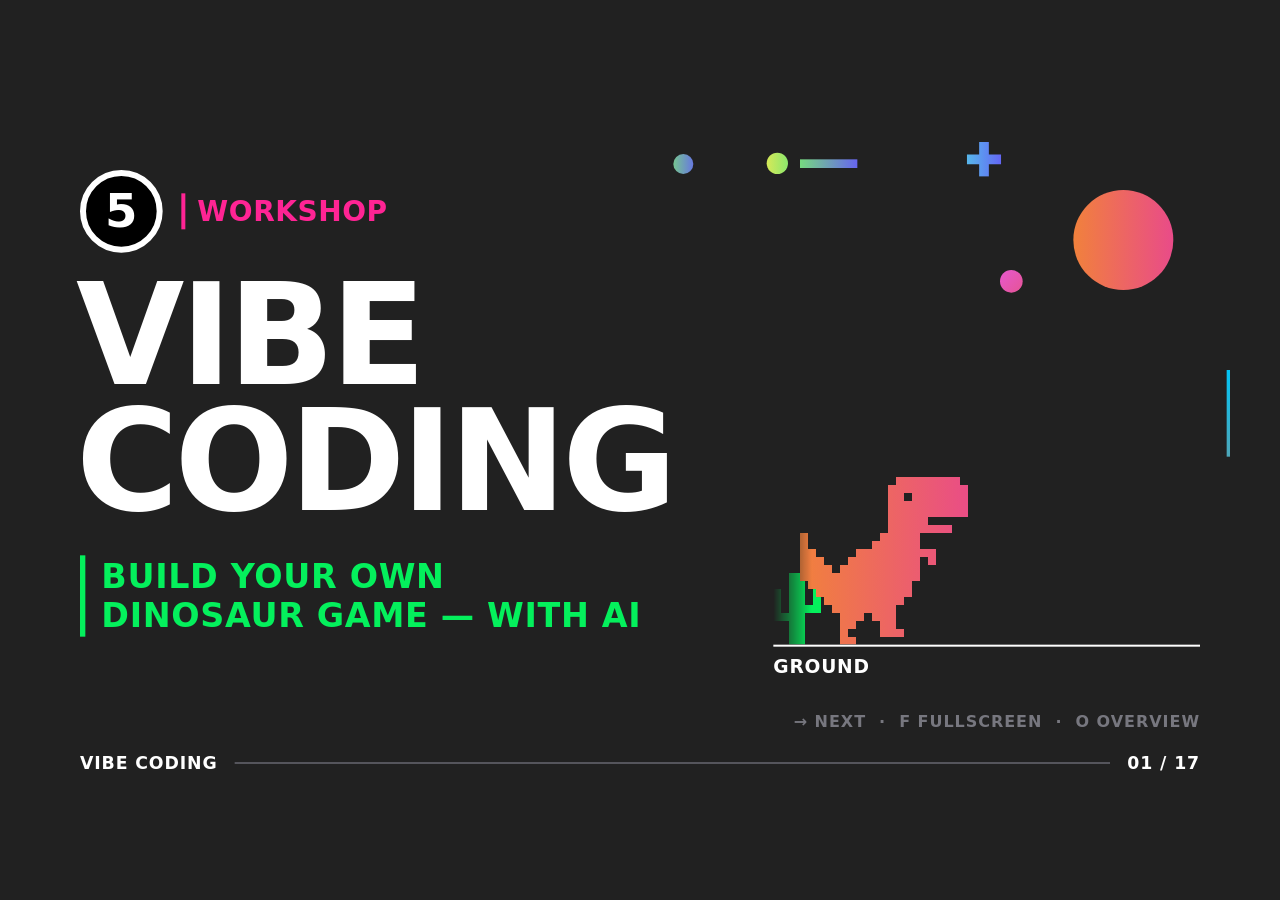
<file: presentation/index.html>
<!doctype html>
<html lang="en">
<head>
  <meta charset="utf-8">
  <meta name="viewport" content="width=device-width, initial-scale=1">
  <title>Vibe Coding — workshop slides</title>
  <link rel="stylesheet" href="style.css">
  <script defer src="deck.js"></script>
</head>
<body>
<!--
  TV deck for the Vibe Attic workshop. Open this file directly in a browser; no server or network needed.

  Keys: → / Space / PageDown = next · ← / PageUp = back · F = fullscreen · O = overview · B = black screen
  Each <section class="slide"> is one slide; add, remove, or reorder them freely. Numbering is automatic.
  Elements with data-step="n" appear one press at a time.
  Prompt wording mirrors ../prompts/*.md. Keep the two in sync when either changes.
-->
<main class="stage" id="stage">

  <!-- 1 · Title -->
  <section class="slide slide--title" data-title="Vibe Coding" data-accent="pink">
    <div class="decor" aria-hidden="true">
      <i class="sh sh-dot-mint" style="--x:1010px;--y:96px;--s:30px"></i>
      <i class="sh sh-dot-lime" style="--x:1150px;--y:94px;--s:32px;--delay:-3s"></i>
      <i class="sh sh-dash" style="--x:1200px;--y:104px;--w:86px;--h:13px;--delay:-3s"></i>
      <i class="sh sh-plus" style="--x:1450px;--y:78px;--s:52px;--delay:-5s"></i>
      <i class="sh sh-sun" style="--x:1610px;--y:150px;--s:150px;--delay:-2s"></i>
      <i class="sh sh-dot-pink" style="--x:1500px;--y:270px;--s:34px;--delay:-6s"></i>
      <i class="sh sh-vline" style="--x:1840px;--y:420px;--h:130px;--delay:-4s"></i>
    </div>
    <div class="title-copy">
      <div class="title-kicker">
        <span class="badge">5</span>
        <span class="tag" style="--c:var(--pink)">Workshop</span>
      </div>
      <h1 class="mega">Vibe<br>coding</h1>
      <p class="tag tag--lg" style="--c:var(--green)">Build your own<br>dinosaur game — with AI</p>
    </div>
    <div class="scene" aria-hidden="true">
      <div class="scene-track">
        <div class="scene-cactus"><span data-sprite="cactus" data-cell="12"></span></div>
        <div class="scene-runner"><span data-sprite="dino" data-cell="12" data-run="true"></span></div>
      </div>
      <div class="scene-ground"><span>Ground</span></div>
    </div>
    <p class="keys-hint">→ next &nbsp;·&nbsp; F fullscreen &nbsp;·&nbsp; O overview</p>
  </section>

  <!-- 2 · Get ready: log in -->
  <section class="slide" data-title="Get ready 1 · Log in" data-accent="yellow">
    <div class="decor" aria-hidden="true">
      <i class="sh sh-dot-mint" style="--x:1030px;--y:98px;--s:28px"></i>
      <i class="sh sh-plus" style="--x:1240px;--y:84px;--s:46px;--delay:-4s"></i>
      <i class="sh sh-chev" style="--x:1730px;--y:800px;--s:96px;--delay:-2s"></i>
    </div>
    <header class="slide-head">
      <span class="tag" style="--c:var(--yellow)">Get ready</span>
      <div class="stepper"><span>Step 1 / 5</span><ol class="dots"><li class="on"></li><li></li><li></li><li></li><li></li></ol></div>
    </header>
    <div class="headline"><span class="badge">1</span><h1 class="h1 fit">Log in</h1></div>
    <div class="panel">
      <div class="panel-head"><span>Password</span><span class="dim">It's a countdown!</span></div>
      <div class="panel-body panel-body--cmd">
        <span class="cmd cmd--password fit" style="--c:var(--yellow)">87654321</span>
      </div>
    </div>
    <div class="after"><span>Then press</span><kbd class="key key--wide"><b>⏎</b> Enter</kbd></div>
  </section>

  <!-- 3 · Get ready: open Terminal -->
  <section class="slide" data-title="Get ready 2 · Open Terminal" data-accent="yellow">
    <div class="decor" aria-hidden="true">
      <i class="sh sh-dot-lime" style="--x:1040px;--y:96px;--s:30px"></i>
      <i class="sh sh-dash" style="--x:1088px;--y:105px;--w:80px;--h:12px"></i>
      <i class="sh sh-dot-pink" style="--x:1330px;--y:92px;--s:30px;--delay:-5s"></i>
      <i class="sh sh-caret" style="--x:1700px;--y:820px;--s:100px;--delay:-3s"></i>
    </div>
    <header class="slide-head">
      <span class="tag" style="--c:var(--yellow)">Get ready</span>
      <div class="stepper"><span>Step 2 / 5</span><ol class="dots"><li class="on"></li><li class="on"></li><li></li><li></li><li></li></ol></div>
    </header>
    <div class="headline"><span class="badge">2</span><h1 class="h1 fit">Open Terminal</h1></div>
    <div class="panel">
      <div class="panel-head"><span>Find it with Spotlight</span><span class="dim">The Mac's search box</span></div>
      <div class="panel-body flow">
        <div class="flow-item">
          <span class="flow-cap">Press together</span>
          <div class="flow-keys"><kbd class="key"><b>⌘</b> cmd</kbd><span class="plus-sign">+</span><kbd class="key key--space">space</kbd></div>
        </div>
        <i class="chev-sep" aria-hidden="true"></i>
        <div class="flow-item">
          <span class="flow-cap">Type</span>
          <span class="cmd cmd--md" style="--c:var(--green)">terminal</span>
        </div>
        <i class="chev-sep" aria-hidden="true"></i>
        <div class="flow-item">
          <span class="flow-cap">Press</span>
          <kbd class="key key--wide"><b>⏎</b> Enter</kbd>
        </div>
      </div>
    </div>
    <div class="after">
      <span class="term-icon" aria-hidden="true">&gt;_</span>
      <span class="dim">Or click this icon in the Dock. A window with text appears — that's the Terminal.</span>
    </div>
  </section>

  <!-- 4 · Get ready: cd vibe-attic -->
  <section class="slide" data-title="Get ready 3 · cd vibe-attic" data-accent="yellow">
    <div class="decor" aria-hidden="true">
      <i class="sh sh-plus sh-plus--teal" style="--x:1100px;--y:84px;--s:46px"></i>
      <i class="sh sh-dot-coral" style="--x:1300px;--y:96px;--s:30px;--delay:-4s"></i>
      <i class="sh sh-vline" style="--x:1838px;--y:760px;--h:120px;--delay:-2s"></i>
    </div>
    <header class="slide-head">
      <span class="tag" style="--c:var(--yellow)">Get ready</span>
      <div class="stepper"><span>Step 3 / 5</span><ol class="dots"><li class="on"></li><li class="on"></li><li class="on"></li><li></li><li></li></ol></div>
    </header>
    <div class="headline"><span class="badge">3</span><h1 class="h1 fit">Go to the project</h1></div>
    <div class="panel">
      <div class="panel-head"><span>Type this in the Terminal</span><span class="dim">cd = change directory (folder)</span></div>
      <div class="panel-body panel-body--cmd">
        <span class="cmd fit" style="--c:var(--green)"><span>cd</span><span class="gap" data-label="space"> </span><span>vibe</span><span class="gap gap--char" data-label="minus">-</span><span>attic</span><i class="cursor" aria-hidden="true"></i></span>
      </div>
    </div>
    <div class="after"><span>Then press</span><kbd class="key key--wide"><b>⏎</b> Enter</kbd></div>
  </section>

  <!-- 5 · Get ready: ollama launch pi -->
  <section class="slide" data-title="Get ready 4 · ollama launch pi" data-accent="yellow">
    <div class="decor" aria-hidden="true">
      <i class="sh sh-dot-mint" style="--x:1080px;--y:98px;--s:28px"></i>
      <i class="sh sh-dot-pink" style="--x:1290px;--y:92px;--s:32px;--delay:-5s"></i>
      <i class="sh sh-chev" style="--x:1740px;--y:805px;--s:92px;--delay:-3s"></i>
    </div>
    <header class="slide-head">
      <span class="tag" style="--c:var(--yellow)">Get ready</span>
      <div class="stepper"><span>Step 4 / 5</span><ol class="dots"><li class="on"></li><li class="on"></li><li class="on"></li><li class="on"></li><li></li></ol></div>
    </header>
    <div class="headline"><span class="badge">4</span><h1 class="h1 fit">Start your assistant</h1></div>
    <div class="panel">
      <div class="panel-head"><span>Type this in the Terminal</span><span class="dim">The AI model runs on your laptop</span></div>
      <div class="panel-body panel-body--cmd">
        <span class="cmd fit" style="--c:var(--green)"><span>ollama</span><span class="gap" data-label="space"> </span><span>launch</span><span class="gap" data-label="space"> </span><span>pi</span><i class="cursor" aria-hidden="true"></i></span>
      </div>
    </div>
    <div class="after"><span>Then press</span><kbd class="key key--wide"><b>⏎</b> Enter</kbd></div>
  </section>

  <!-- 6 · Get ready: pick the model from the list that ollama launch pi shows -->
  <section class="slide" data-title="Get ready 5 · Pick the model" data-accent="yellow">
    <div class="decor" aria-hidden="true">
      <i class="sh sh-dot-lime" style="--x:1120px;--y:96px;--s:30px"></i>
      <i class="sh sh-dash" style="--x:1168px;--y:105px;--w:80px;--h:12px"></i>
      <i class="sh sh-plus" style="--x:1300px;--y:84px;--s:46px;--delay:-4s"></i>
      <i class="sh sh-caret" style="--x:1720px;--y:815px;--s:96px;--delay:-2s"></i>
    </div>
    <header class="slide-head">
      <span class="tag" style="--c:var(--yellow)">Get ready</span>
      <div class="stepper"><span>Step 5 / 5</span><ol class="dots"><li class="on"></li><li class="on"></li><li class="on"></li><li class="on"></li><li class="on"></li></ol></div>
    </header>
    <div class="headline"><span class="badge">5</span><h1 class="h1 fit">Pick the model</h1></div>
    <div class="panel">
      <div class="panel-head"><span>A list appears — find this line</span><span class="dim">It's the name of our AI model</span></div>
      <div class="panel-body flow">
        <div class="flow-item">
          <span class="flow-cap">Move with</span>
          <div class="flow-keys"><kbd class="key"><b>↑</b></kbd><kbd class="key"><b>↓</b></kbd></div>
        </div>
        <i class="chev-sep" aria-hidden="true"></i>
        <div class="flow-item">
          <span class="flow-cap">Until you are on</span>
          <span class="cmd cmd--md" style="--c:var(--green)">qwen3.6:27b</span>
        </div>
        <i class="chev-sep" aria-hidden="true"></i>
        <div class="flow-item">
          <span class="flow-cap">Press</span>
          <kbd class="key key--wide"><b>⏎</b> Enter</kbd>
        </div>
      </div>
    </div>
    <div class="after"><span>Your assistant starts</span><span class="dim">Now you can type to it.</span></div>
  </section>

  <!-- 7 · Ready check -->
  <section class="slide" data-title="Ready check" data-accent="yellow">
    <div class="decor" aria-hidden="true">
      <i class="sh sh-sun" style="--x:1560px;--y:250px;--s:170px"></i>
      <i class="sh sh-dot-pink" style="--x:1480px;--y:210px;--s:32px;--delay:-4s"></i>
      <i class="sh sh-plus" style="--x:1770px;--y:180px;--s:48px;--delay:-2s"></i>
      <i class="sh sh-caret" style="--x:1640px;--y:810px;--s:96px;--delay:-5s"></i>
      <i class="sh sh-chev" style="--x:1520px;--y:800px;--s:96px;--delay:-1s"></i>
    </div>
    <header class="slide-head">
      <span class="tag" style="--c:var(--yellow)">Get ready</span>
      <div class="stepper"><span>All five steps</span></div>
    </header>
    <div class="split split--table">
      <table class="grid-table">
        <thead><tr><th>Step</th><th>Type / press</th></tr></thead>
        <tbody>
          <tr><td><span class="ring">1</span>Log in</td><td><code style="--c:var(--yellow)">87654321</code></td></tr>
          <tr><td><span class="ring">2</span>Open Terminal</td><td><span class="mini-keys"><kbd>⌘</kbd>+<kbd>space</kbd></span> <code style="--c:var(--green)">terminal</code></td></tr>
          <tr><td><span class="ring">3</span>Go to the project</td><td><code style="--c:var(--green)">cd vibe-attic</code></td></tr>
          <tr><td><span class="ring">4</span>Start your assistant</td><td><code style="--c:var(--green)">ollama launch pi</code></td></tr>
          <tr><td><span class="ring">5</span>Pick the model</td><td><span class="mini-keys"><kbd>↑</kbd><kbd>↓</kbd></span> <code style="--c:var(--green)">qwen3.6:27b</code></td></tr>
        </tbody>
      </table>
      <div class="ready-call">
        <p class="tag tag--lg" style="--c:var(--green)">All set?<br>Hands up!</p>
      </div>
    </div>
  </section>

  <!-- 8 · Prompt 1: start (../prompts/01-build-runner.md). The assistant copies foundation/runner.html to index.html. -->
  <section class="slide" data-title="Prompt 1 · Start your game" data-accent="pink">
    <div class="decor" aria-hidden="true">
      <i class="sh sh-dot-lime" style="--x:1180px;--y:96px;--s:30px"></i>
      <i class="sh sh-dash" style="--x:1228px;--y:105px;--w:80px;--h:12px"></i>
      <i class="sh sh-plus" style="--x:1480px;--y:82px;--s:48px;--delay:-4s"></i>
      <i class="sh sh-sun" style="--x:1660px;--y:120px;--s:110px;--delay:-2s"></i>
    </div>
    <header class="slide-head">
      <span class="tag" style="--c:var(--pink)">Prompt 1</span>
    </header>
    <div class="headline"><h1 class="h1 fit">Start your game</h1></div>
    <div class="panel">
      <div class="panel-head"><span>Type this</span><span class="dim">…or say it your own way</span></div>
      <div class="panel-body prompt">
        <i class="prompt-mark" aria-hidden="true"></i>
        <p class="prompt-text">Make a dinosaur game where I jump over cacti.<i class="cursor" aria-hidden="true"></i></p>
      </div>
    </div>
    <div class="after"><span>Then press</span><kbd class="key key--wide"><b>⏎</b> Enter</kbd><span class="dim">It begins with a prepared starter game. You change the rules next.</span></div>
  </section>

  <!-- 9 · What is happening inside? (diagram from ../docs/workshop-plan.md, revealed in steps; the starter-game copy is its own step) -->
  <section class="slide" data-title="What is happening inside?" data-accent="cyan">
    <header class="slide-head">
      <span class="tag" style="--c:var(--cyan)">While it gets ready</span>
    </header>
    <div class="headline headline--tight"><h1 class="h1 h1--sm fit">What is happening inside?</h1></div>
    <svg class="diagram" viewBox="0 0 1680 640" role="img" aria-label="Your request and the prepared instructions go to the coding assistant. It talks to the AI model and reads and changes one game file, index.html. That file starts as a copy of a prepared starter game. The browser runs the game from it.">
      <defs>
        <marker id="ah-pink" viewBox="0 0 10 10" refX="8" refY="5" markerWidth="5" markerHeight="5" orient="auto-start-reverse"><path d="M0 0 L10 5 L0 10z" fill="#ff2494"/></marker>
        <marker id="ah-orange" viewBox="0 0 10 10" refX="8" refY="5" markerWidth="5" markerHeight="5" orient="auto-start-reverse"><path d="M0 0 L10 5 L0 10z" fill="#fd8300"/></marker>
        <marker id="ah-violet" viewBox="0 0 10 10" refX="8" refY="5" markerWidth="5" markerHeight="5" orient="auto-start-reverse"><path d="M0 0 L10 5 L0 10z" fill="#b6adff"/></marker>
        <marker id="ah-green" viewBox="0 0 10 10" refX="8" refY="5" markerWidth="5" markerHeight="5" orient="auto-start-reverse"><path d="M0 0 L10 5 L0 10z" fill="#04f05c"/></marker>
        <marker id="ah-yellow" viewBox="0 0 10 10" refX="8" refY="5" markerWidth="5" markerHeight="5" orient="auto-start-reverse"><path d="M0 0 L10 5 L0 10z" fill="#f8ee06"/></marker>
        <marker id="ah-magenta" viewBox="0 0 10 10" refX="8" refY="5" markerWidth="5" markerHeight="5" orient="auto-start-reverse"><path d="M0 0 L10 5 L0 10z" fill="#ff5bf4"/></marker>
      </defs>

      <!-- Always visible: request → assistant -->
      <g class="node" style="--c:#ff2494">
        <rect x="2" y="20" width="452" height="164"/>
        <text class="node-title" x="30" y="80">Your request</text>
        <text class="node-sub" x="30" y="124">“Make a dinosaur</text>
        <text class="node-sub" x="30" y="160">game…”</text>
      </g>
      <g class="node" style="--c:#b6adff">
        <rect x="560" y="195" width="400" height="250"/>
        <text class="node-title" x="588" y="262">Coding</text>
        <text class="node-title" x="588" y="310">assistant</text>
        <text class="node-sub" x="588" y="362">gathers the context,</text>
        <text class="node-sub" x="588" y="400">runs the tools</text>
      </g>
      <path class="wire" style="--c:#ff2494" marker-end="url(#ah-pink)" d="M454 102 H506 V262 H552"/>

      <!-- Step 1: prepared instructions -->
      <g data-step="1">
        <g class="node" style="--c:#fd8300">
          <rect x="2" y="238" width="452" height="164"/>
          <text class="node-title" x="30" y="298">Instructions</text>
          <text class="node-sub" x="30" y="342">prepared in advance:</text>
          <text class="node-sub" x="30" y="378">defaults + step guides</text>
        </g>
        <path class="wire" style="--c:#fd8300" marker-end="url(#ah-orange)" d="M454 340 H552"/>
      </g>

      <!-- Step 2: the model -->
      <g data-step="2">
        <g class="node" style="--c:#04f05c">
          <rect x="1240" y="2" width="438" height="186"/>
          <text class="node-title" x="1268" y="64">AI model</text>
          <text class="node-sub" x="1268" y="110">runs on this laptop,</text>
          <text class="node-sub" x="1268" y="148">writes text and code</text>
        </g>
        <path class="wire" style="--c:#b6adff" marker-end="url(#ah-violet)" d="M700 195 V60 H1232"/>
        <text class="wire-label" x="722" y="42">context + tools</text>
        <path class="wire" style="--c:#04f05c" marker-end="url(#ah-green)" d="M1240 130 H860 V187"/>
        <text class="wire-label" x="882" y="170">text + tool requests</text>
      </g>

      <!-- Step 3: the one game file -->
      <g data-step="3">
        <g class="node" style="--c:#f8ee06">
          <rect x="1240" y="215" width="438" height="210"/>
          <text class="node-title" x="1268" y="275">Your game</text>
          <text class="node-sub node-sub--mono" x="1268" y="322">index.html</text>
          <text class="node-sub node-sub--sm" x="1268" y="364">HTML + CSS + JavaScript</text>
          <text class="node-sub node-sub--sm" x="1268" y="398">in one file</text>
        </g>
        <path class="wire" style="--c:#b6adff" marker-end="url(#ah-violet)" d="M960 270 H1232"/>
        <text class="wire-label" x="986" y="252">reads + changes</text>
        <path class="wire" style="--c:#f8ee06" marker-end="url(#ah-yellow)" d="M1240 325 H968"/>
        <text class="wire-label" x="986" y="362">results</text>
      </g>

      <!-- Step 4: the first request copies the prepared starter game; later requests edit the copy -->
      <g data-step="4">
        <g class="node" style="--c:#ff5bf4">
          <rect x="2" y="456" width="452" height="164"/>
          <text class="node-title" x="30" y="516">Starter game</text>
          <text class="node-sub" x="30" y="560">prepared page, drawings</text>
          <text class="node-sub" x="30" y="596">and first rules</text>
        </g>
        <path class="wire" style="--c:#ff5bf4" marker-end="url(#ah-magenta)" d="M454 538 H1150 V392 H1232"/>
        <text class="wire-label" x="486" y="520">copied first — then you change it</text>
      </g>

      <!-- Step 5: browser -->
      <g data-step="5">
        <g class="node" style="--c:#3d9bff">
          <rect x="1240" y="466" width="438" height="172"/>
          <text class="node-title" x="1268" y="526">Browser</text>
          <text class="node-sub" x="1268" y="570">loads the file,</text>
          <text class="node-sub" x="1268" y="606">runs the game</text>
        </g>
        <path class="wire" style="--c:#f8ee06" marker-end="url(#ah-yellow)" d="M1460 425 V458"/>
      </g>
    </svg>
    <p class="punch" data-step="6"><span class="tag" style="--c:var(--cyan)">The model can't see your screen. You are the tester.</span></p>
  </section>

  <!-- 10 · Play -->
  <section class="slide" data-title="Play!" data-accent="green">
    <div class="decor" aria-hidden="true">
      <i class="sh sh-dot-mint" style="--x:1120px;--y:96px;--s:28px"></i>
      <i class="sh sh-plus sh-plus--teal" style="--x:1330px;--y:84px;--s:46px;--delay:-3s"></i>
      <i class="sh sh-sun" style="--x:1640px;--y:110px;--s:120px;--delay:-5s"></i>
    </div>
    <header class="slide-head">
      <span class="tag" style="--c:var(--green)">Play</span>
    </header>
    <div class="headline"><h1 class="h1 fit">Open your game</h1></div>
    <div class="panel">
      <div class="panel-head"><span>In Finder</span><span class="dim">Double-click the file</span></div>
      <div class="panel-body crumbs">
        <span class="crumb">vibe-attic</span><i class="chev-sep" aria-hidden="true"></i>
        <span class="crumb crumb--file">index.html</span>
      </div>
    </div>
    <div class="play-row">
      <div class="play-key"><kbd class="key key--space key--xl">space</kbd><span class="tag tag--lg" style="--c:var(--green)">= jump</span></div>
      <ul class="notice">
        <li>What ends the game?</li>
        <li>When do you get a point?</li>
      </ul>
    </div>
  </section>

  <!-- 11 · Change one number (manual experiment from ../docs/workshop-plan.md) -->
  <section class="slide" data-title="Change one number" data-accent="orange">
    <header class="slide-head">
      <span class="tag" style="--c:var(--orange)">Experiment · no AI needed</span>
    </header>
    <div class="headline headline--tight"><h1 class="h1 h1--sm fit">Change one number</h1></div>
    <div class="split">
      <ol class="todo">
        <li><span class="badge badge--sm">1</span><span>Open <code>index.html</code> in the editor</span></li>
        <li><span class="badge badge--sm">2</span><span>Find <code style="--c:var(--pink)">jumpSpeed: 650</code> under <code>EDIT: CONFIG</code></span></li>
        <li><span class="badge badge--sm">3</span><span><b class="hl" style="--c:var(--orange)">Predict:</b> what happens if it's bigger?</span></li>
        <li><span class="badge badge--sm">4</span><span>Change it to <code style="--c:var(--green)">780</code> · save · refresh</span></li>
        <li><span class="badge badge--sm">5</span><span>Play. Were you right?</span></li>
      </ol>
      <svg class="jump" viewBox="0 0 880 560" role="img" aria-label="A jump: jump speed pushes the dinosaur up, gravity pulls it back down. A bigger jump speed makes a higher arc.">
        <defs>
          <marker id="ah-jump" viewBox="0 0 10 10" refX="8" refY="5" markerWidth="5" markerHeight="5" orient="auto"><path d="M0 0 L10 5 L0 10z" fill="#ff2494"/></marker>
          <marker id="ah-grav" viewBox="0 0 10 10" refX="8" refY="5" markerWidth="5" markerHeight="5" orient="auto"><path d="M0 0 L10 5 L0 10z" fill="#3d9bff"/></marker>
        </defs>
        <path class="arc arc--new" d="M230 470 Q458 38 686 470"/>
        <path class="arc" d="M230 470 Q420 170 610 470"/>
        <text class="arc-label" x="458" y="228" fill="#04f05c">780</text>
        <text class="arc-label" x="420" y="372" fill="#ffffff">650</text>
        <g data-sprite="dino" data-cell="7" data-x="60" data-y="323"></g>
        <g data-sprite="cactus" data-cell="7" data-x="400" data-y="407"></g>
        <path class="force" stroke="#ff2494" marker-end="url(#ah-jump)" d="M137 306 V196"/>
        <text class="force-label" x="137" y="172" fill="#ff2494">jumpSpeed</text>
        <path class="force" stroke="#3d9bff" marker-end="url(#ah-grav)" d="M770 190 V306"/>
        <text class="force-label" x="770" y="166" fill="#3d9bff">gravity</text>
        <line class="ground-line" x1="0" y1="472" x2="880" y2="472"/>
        <text class="ground-label" x="0" y="520">Ground</text>
      </svg>
    </div>
  </section>

  <!-- 12 · Choose one new rule -->
  <section class="slide" data-title="Choose one new rule" data-accent="magenta">
    <div class="decor" aria-hidden="true">
      <i class="sh sh-dot-lime" style="--x:1380px;--y:96px;--s:30px"></i>
      <i class="sh sh-dash" style="--x:1428px;--y:105px;--w:80px;--h:12px"></i>
      <i class="sh sh-dot-pink" style="--x:1680px;--y:92px;--s:32px;--delay:-4s"></i>
    </div>
    <header class="slide-head">
      <span class="tag" style="--c:var(--magenta)">Prompt 2</span>
    </header>
    <div class="headline headline--tight"><h1 class="h1 h1--sm fit">Choose one new rule</h1></div>
    <div class="cards">
      <article class="card" style="--c:var(--violet)">
        <div class="card-top"><span class="badge badge--md">A</span><span class="icon icon--jump" aria-hidden="true"><i></i><i></i></span></div>
        <h2>Double jump</h2>
        <p>Jump once more while you're in the air.</p>
      </article>
      <article class="card" style="--c:var(--yellow)">
        <div class="card-top"><span class="badge badge--md">B</span><span class="icon icon--moon" aria-hidden="true"></span></div>
        <h2>Moon mode</h2>
        <p>Less gravity: jump higher, float longer.</p>
      </article>
      <article class="card" style="--c:var(--orange)">
        <div class="card-top"><span class="badge badge--md">C</span><span class="icon icon--speed" aria-hidden="true"><i></i><i></i><i></i></span></div>
        <h2>Faster and faster</h2>
        <p>Cacti speed up every 5 points.</p>
      </article>
    </div>
    <p class="punch"><span class="tag" style="--c:var(--magenta)">First say what should happen — and how you'll test it.</span></p>
  </section>

  <!-- 13 · Prompt 2A: double jump (../prompts/02a-double-jump.md) -->
  <section class="slide" data-title="Prompt 2A · Double jump" data-accent="violet">
    <div class="decor" aria-hidden="true">
      <i class="sh sh-caret" style="--x:1600px;--y:150px;--s:110px"></i>
      <i class="sh sh-caret" style="--x:1600px;--y:80px;--s:110px;--delay:-1s"></i>
      <i class="sh sh-dot-mint" style="--x:1440px;--y:100px;--s:28px;--delay:-4s"></i>
    </div>
    <header class="slide-head">
      <span class="tag" style="--c:var(--violet)">Prompt 2 · Option A</span>
    </header>
    <div class="headline"><span class="badge">A</span><h1 class="h1 fit">Double jump</h1></div>
    <div class="panel">
      <div class="panel-head"><span>Type this</span><span class="dim">…or say it your own way</span></div>
      <div class="panel-body prompt">
        <i class="prompt-mark" aria-hidden="true"></i>
        <p class="prompt-text">Add a double jump.<i class="cursor" aria-hidden="true"></i></p>
      </div>
    </div>
    <div class="test"><span class="tag" style="--c:var(--green)">Test it</span><p>Jump again in the air — then try a third jump before landing.</p></div>
  </section>

  <!-- 14 · Prompt 2B: Moon mode (../prompts/02b-moon-mode.md) -->
  <section class="slide" data-title="Prompt 2B · Moon mode" data-accent="yellow">
    <div class="decor" aria-hidden="true">
      <span class="icon icon--moon icon--float" style="--x:1590px;--y:70px"></span>
      <i class="sh sh-dot-lime" style="--x:1470px;--y:210px;--s:22px;--delay:-2s"></i>
      <i class="sh sh-dot-pink" style="--x:1790px;--y:130px;--s:18px;--delay:-5s"></i>
    </div>
    <header class="slide-head">
      <span class="tag" style="--c:var(--yellow)">Prompt 2 · Option B</span>
    </header>
    <div class="headline"><span class="badge">B</span><h1 class="h1 fit">Moon mode</h1></div>
    <div class="panel">
      <div class="panel-head"><span>Type this</span><span class="dim">…or say it your own way</span></div>
      <div class="panel-body prompt">
        <i class="prompt-mark" aria-hidden="true"></i>
        <p class="prompt-text">Add a Moon mode with less gravity.<i class="cursor" aria-hidden="true"></i></p>
      </div>
    </div>
    <div class="test"><span class="tag" style="--c:var(--green)">Test it</span><p>Compare a normal jump with a Moon jump.</p></div>
  </section>

  <!-- 15 · Prompt 2C: progressive speed (../prompts/02c-progressive-speed.md) -->
  <section class="slide" data-title="Prompt 2C · Faster and faster" data-accent="orange">
    <div class="decor" aria-hidden="true">
      <i class="sh sh-chev" style="--x:1560px;--y:62px;--s:88px"></i>
      <i class="sh sh-chev" style="--x:1632px;--y:62px;--s:88px;--delay:-1s"></i>
      <i class="sh sh-chev" style="--x:1704px;--y:62px;--s:88px;--delay:-2s"></i>
    </div>
    <header class="slide-head">
      <span class="tag" style="--c:var(--orange)">Prompt 2 · Option C</span>
    </header>
    <div class="headline"><span class="badge">C</span><h1 class="h1 fit">Faster and faster</h1></div>
    <div class="panel">
      <div class="panel-head"><span>Type this</span><span class="dim">…or say it your own way</span></div>
      <div class="panel-body prompt">
        <i class="prompt-mark" aria-hidden="true"></i>
        <p class="prompt-text">Make the cacti faster every 5 points.<i class="cursor" aria-hidden="true"></i></p>
      </div>
    </div>
    <div class="test"><span class="tag" style="--c:var(--green)">Test it</span><p>Pass five cacti and watch the speed change — then restart.</p></div>
  </section>

  <!-- 16 · Repair sentence (../prompts/repair.md) -->
  <section class="slide" data-title="Something broke?" data-accent="blue">
    <div class="decor" aria-hidden="true">
      <i class="sh sh-plus" style="--x:1500px;--y:84px;--s:48px"></i>
      <i class="sh sh-dot-coral" style="--x:1660px;--y:96px;--s:30px;--delay:-3s"></i>
      <i class="sh sh-vline" style="--x:1838px;--y:150px;--h:110px;--delay:-5s"></i>
    </div>
    <header class="slide-head">
      <span class="tag" style="--c:var(--blue)">Fix it</span>
    </header>
    <div class="headline"><h1 class="h1 fit">Something broke?</h1></div>
    <div class="panel">
      <div class="panel-head"><span>Tell it what you saw</span><span class="dim">Fill in the three blanks</span></div>
      <div class="panel-body prompt">
        <i class="prompt-mark" aria-hidden="true"></i>
        <p class="prompt-text prompt-text--blanks">When I <span class="blank" style="--c:var(--pink)">what I did</span>, <span class="blank" style="--c:var(--orange)">what happened</span>. I expected <span class="blank" style="--c:var(--green)">what should have happened</span>. Please fix it.</p>
      </div>
    </div>
    <div class="test"><span class="tag" style="--c:var(--blue)">Like this</span><p>When I <b class="hl" style="--c:var(--pink)">hold Space</b>, <b class="hl" style="--c:var(--orange)">the dinosaur keeps jumping</b>. I expected <b class="hl" style="--c:var(--green)">one jump per press</b>. Please fix it.</p></div>
  </section>

  <!-- 17 · Show and tell (closing question from ../docs/workshop-plan.md) -->
  <section class="slide" data-title="Show and tell" data-accent="magenta">
    <div class="decor" aria-hidden="true">
      <i class="sh sh-sun" style="--x:1530px;--y:330px;--s:190px"></i>
      <i class="sh sh-dot-pink" style="--x:1440px;--y:300px;--s:34px;--delay:-4s"></i>
      <i class="sh sh-plus" style="--x:1760px;--y:250px;--s:50px;--delay:-2s"></i>
      <i class="sh sh-dot-lime" style="--x:1500px;--y:96px;--s:30px"></i>
      <i class="sh sh-dash" style="--x:1548px;--y:105px;--w:80px;--h:12px"></i>
      <i class="sh sh-chev" style="--x:1480px;--y:640px;--s:100px;--delay:-1s"></i>
      <i class="sh sh-caret" style="--x:1640px;--y:650px;--s:100px;--delay:-5s"></i>
    </div>
    <header class="slide-head">
      <span class="tag" style="--c:var(--magenta)">Share</span>
    </header>
    <div class="headline"><h1 class="h1 fit">Show and tell</h1></div>
    <ol class="todo todo--xl">
      <li><span class="badge">1</span><span><b class="hl" style="--c:var(--pink)">Show</b> something you changed</span></li>
      <li><span class="badge">2</span><span><b class="hl" style="--c:var(--yellow)">Point</b> to the code that does it</span></li>
      <li><span class="badge">3</span><span><b class="hl" style="--c:var(--green)">Explain</b> how you checked it</span></li>
    </ol>
  </section>

  <footer class="rail" aria-hidden="true">
    <span class="rail-label">Vibe coding</span>
    <span class="rail-line"><i class="rail-fill" id="railFill"></i></span>
    <span class="rail-count" id="railCount">01 / 17</span>
  </footer>
</main>

<div class="overview" id="overview" hidden></div>
<div class="blackout" id="blackout" hidden></div>
<noscript><p style="color:#fff;font:24px sans-serif;padding:40px">These slides need JavaScript for navigation.</p></noscript>
</body>
</html>
</file>
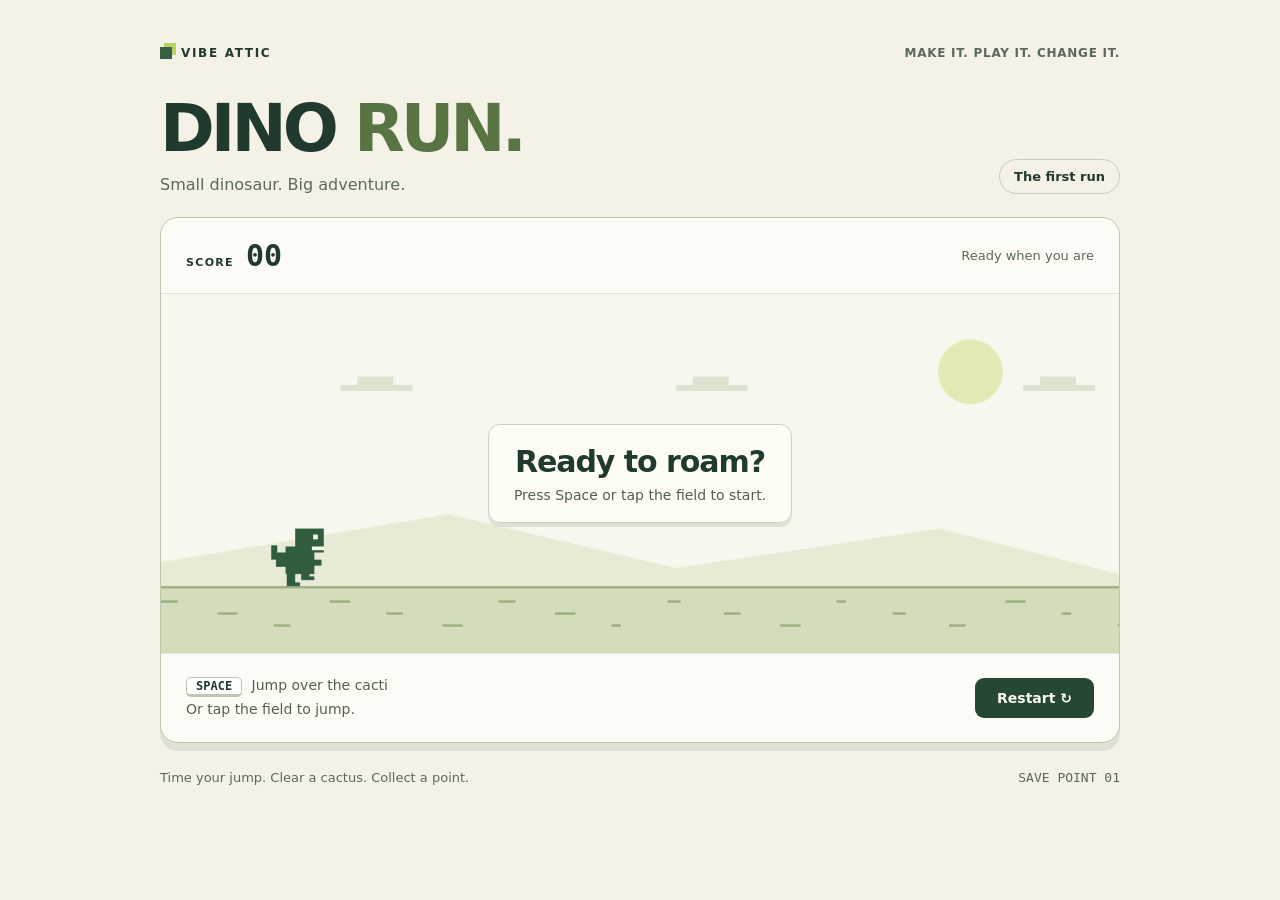
<file: checkpoints/01-baseline.html>
<!doctype html>
<html lang="en">
<head>
  <meta charset="utf-8">
  <meta name="viewport" content="width=device-width, initial-scale=1">
  <meta name="color-scheme" content="light">
  <title>Dino Run — The first run</title>
  <!--
  Vibe Attic workshop save point 01: The first run.
  Prepared reference implementation, not an M1/local-model benchmark result.
  Suggested request: Make a dinosaur game where I jump over cacti.
  Baseline rules from the workshop project instructions.
  Self-contained: all styles, drawings, and game logic are in this file.
  Change CONFIG near the start of the script, save, then refresh to experiment.
  -->
  <style>
    :root { color-scheme: light; font-family: ui-sans-serif, system-ui, -apple-system, sans-serif; color: #203b2e; background: #f4f1e7; }
    * { box-sizing: border-box; }
    body { margin: 0; min-height: 100svh; padding: 46px 24px 28px; }
    main { max-width: 960px; margin: auto; }
    .masthead { display: flex; justify-content: space-between; gap: 16px; align-items: center; margin-bottom: 36px; font-size: 12px; font-weight: 750; letter-spacing: .14em; text-transform: uppercase; }
    .brand { display: flex; align-items: center; gap: 9px; }
    .brand-dot { width: 12px; height: 12px; background: #365f43; box-shadow: 4px -4px 0 #b6d164; }
    .edition { color: #5c685b; letter-spacing: .06em; }
    .intro { display: flex; align-items: end; justify-content: space-between; gap: 24px; margin-bottom: 23px; }
    h1 { margin: 0; font-size: clamp(40px, 7vw, 66px); line-height: 1; letter-spacing: -.06em; font-weight: 850; }
    h1 span { color: #577442; }
    .subtitle { margin: 13px 0 0; color: #5c685b; font-size: 16px; }
    .stage { padding: 9px 14px; border: 1px solid #c9ccba; border-radius: 100px; font-size: 13px; font-weight: 650; white-space: nowrap; }
    .game { overflow: hidden; border: 1px solid #bdc6ae; border-radius: 18px; background: #fcfbf5; box-shadow: 0 8px 0 #dfe2d2; }
    .toolbar { display: flex; align-items: center; justify-content: space-between; gap: 12px; padding: 20px 25px; border-bottom: 1px solid #e1e5d7; }
    .scoreboard { display: flex; align-items: baseline; gap: 12px; }
    .score-label { font-size: 11px; font-weight: 750; letter-spacing: .12em; }
    #score { font: 750 30px ui-monospace, monospace; font-variant-numeric: tabular-nums; }
    .status { font-size: 13px; color: #5c685b; }
    #speed { font-size: 13px; font-weight: 650; }
    .playfield { position: relative; background: #f7f8ed; }
    canvas { display: block; width: 100%; height: auto; aspect-ratio: 8 / 3; touch-action: manipulation; cursor: pointer; }
    .overlay { position: absolute; inset: 0; display: grid; place-content: center; text-align: center; pointer-events: none; padding: 16px; }
    .overlay[hidden] { display: none; }
    .message { padding: 19px 25px; background: #fcfbf5f2; border: 1px solid #cbd3be; border-radius: 12px; box-shadow: 0 4px 0 #dfe2d2; }
    .message strong { display: block; font-size: clamp(20px, 4vw, 30px); letter-spacing: -.035em; }
    .message p { margin: 8px 0 0; font-size: 14px; color: #53614f; }
    .controls { display: flex; align-items: center; justify-content: space-between; flex-wrap: wrap; gap: 16px; padding: 20px 25px; border-top: 1px solid #e1e5d7; }
    .hint { color: #52634e; font-size: 14px; line-height: 1.7; margin: 0; }
    kbd { display: inline-block; padding: 1px 9px; margin-right: 5px; border: 1px solid #bbc7b0; border-bottom-width: 3px; border-radius: 5px; font: 650 12px ui-monospace, monospace; color: #203b2e; background: white; }
    button { border: 0; border-radius: 9px; background: #254734; color: #fcfbf5; padding: 12px 22px; font-size: 14px; font-weight: 650; font-family: inherit; cursor: pointer; }
    button:hover { background: #3c6241; }
    button:focus-visible, input:focus-visible, canvas:focus-visible { outline: 3px solid #80953d; outline-offset: 4px; }
    .mode { display: flex; gap: 9px; align-items: center; font-size: 14px; }
    .mode input { width: 18px; height: 18px; accent-color: #365f43; }
    .mode:has(input:disabled) { opacity: .65; }
    .footer { margin-top: 25px; display: flex; justify-content: space-between; gap: 20px; color: #5c685b; font-size: 13px; line-height: 1.6; }
    .footer p { margin: 0; }
    .footer .number { font-family: ui-monospace, monospace; white-space: nowrap; }
    @media (max-width: 560px) {
      body { padding: 24px 14px; }
      .masthead { margin-bottom: 26px; font-size: 10px; }
      .intro { align-items: start; flex-direction: column; gap: 16px; }
      .toolbar, .controls { padding: 15px; }
      .toolbar { flex-wrap: wrap; }
      .footer { flex-direction: column; gap: 5px; }
      .message { padding: 12px 17px; }
      .message p { font-size: 12px; }
    }
  </style>
</head>
<body>
  <main>
    <header class="masthead"><div class="brand"><span class="brand-dot" aria-hidden="true"></span>Vibe Attic</div><span class="edition">Make it. Play it. Change it.</span></header>
    <section class="intro" aria-label="Game title"><div><h1>DINO <span>RUN.</span></h1><p class="subtitle">Small dinosaur. Big adventure.</p></div><span class="stage">The first run</span></section>
    <section class="game" aria-label="Dinosaur runner">
      <div class="toolbar"><div class="scoreboard"><span class="score-label">SCORE</span><output id="score" aria-label="Score">00</output></div><span class="status" id="status" role="status">Ready when you are</span></div>
      <div class="playfield">
        <canvas id="game" width="800" height="300" tabindex="0" aria-label="Dinosaur runner. Press Space or tap to jump." aria-describedby="instructions">Use a browser with canvas support to play this game.</canvas>
        <div class="overlay" id="overlay"><div class="message"><strong id="message-title">Ready to roam?</strong><p id="message-detail">Press Space or tap the field to start.</p></div></div>
      </div>
      <div class="controls">
        <p class="hint" id="instructions"><kbd>SPACE</kbd> Jump over the cacti<br>Or tap the field to jump.</p>
        
        <button id="restart" type="button">Restart ↻</button>
      </div>
    </section>
    <footer class="footer"><p>Time your jump. Clear a cactus. Collect a point.</p><p class="number">SAVE POINT 01</p></footer>
  </main>
  <script>
'use strict';

// EXPERIMENT HERE: change one number, save, and refresh the browser.
const CONFIG = {
  runSpeed: 300,           // Pixels per second.
  jumpSpeed: 650,          // Positive strength; jumping moves UP (negative velocity).
  gravity: 2000,          // Acceleration DOWN, in pixels per second squared.
  minObstacleGap: 1.4,    // Seconds between cacti.
  maxObstacleGap: 2.0,
  showHitboxes: false     // Reveal the rectangles used to detect collisions.
};

const canvas = document.getElementById('game');
const ctx = canvas.getContext('2d');
const scoreLabel = document.getElementById('score');
const statusLabel = document.getElementById('status');
const overlay = document.getElementById('overlay');
const messageTitle = document.getElementById('message-title');
const messageDetail = document.getElementById('message-detail');

const GROUND = 244;
const dino = { x: 92, y: GROUND - 48, width: 44, height: 48, velocityY: 0 };
const state = { mode: 'ready', score: 0, obstacles: [], spawnTimer: 1.0, distance: 0 };
let lastTime = null;

function updateHud() {
  scoreLabel.textContent = String(state.score).padStart(2, '0');
  statusLabel.textContent = state.mode === 'ready' ? 'Ready when you are' : state.mode === 'running' ? 'Keep going!' : 'Try another run';
  
  
  overlay.hidden = state.mode === 'running';
  messageTitle.textContent = state.mode === 'gameover' ? 'A prickly ending!' : 'Ready to roam?';
  messageDetail.textContent = state.mode === 'gameover' ? 'You passed ' + state.score + (state.score === 1 ? ' cactus.' : ' cacti.') + ' Press Restart to try again.' : 'Press Space or tap the field to start.';
}

function restart() {
  state.mode = 'ready';
  state.score = 0;
  state.obstacles = [];
  state.spawnTimer = 1.0;
  state.distance = 0;
  
  dino.y = GROUND - dino.height;
  dino.velocityY = 0;
  lastTime = null;
  updateHud();
}

// INPUT: each new key press requests one jump.
function jump() {
  if (state.mode === 'gameover') return;
  if (state.mode === 'ready') {
    state.mode = 'running';
    updateHud();
  }
  if (dino.y + dino.height < GROUND) return;
  dino.velocityY = -CONFIG.jumpSpeed;
}

window.addEventListener('keydown', event => {
  if (event.code !== 'Space' || event.target.tagName === 'INPUT') return;
  event.preventDefault();
  if (!event.repeat) jump();
});
canvas.addEventListener('pointerdown', event => {
  if (event.button !== 0) return;
  canvas.focus({ preventScroll: true });
  jump();
});
document.getElementById('restart').addEventListener('click', () => {
  restart();
  canvas.focus({ preventScroll: true });
});

// COLLISION: two rectangles touch when their horizontal and vertical ranges overlap.
function overlaps(a, b) {
  return a.x < b.x + b.width && a.x + a.width > b.x &&
    a.y < b.y + b.height && a.y + a.height > b.y;
}

function update(seconds) {
  if (state.mode !== 'running') return;
  const speed = CONFIG.runSpeed;
  const gravity = CONFIG.gravity;

  // JUMP: speed changes position; gravity changes speed.
  dino.y += dino.velocityY * seconds + 0.5 * gravity * seconds * seconds;
  dino.velocityY += gravity * seconds;
  if (dino.y + dino.height >= GROUND) {
    dino.y = GROUND - dino.height;
    dino.velocityY = 0;
    
  }

  state.distance += speed * seconds;
  state.spawnTimer -= seconds;
  if (state.spawnTimer <= 0) {
    state.obstacles.push({ x: canvas.width + 12, y: GROUND - 42, width: 28, height: 42, passed: false });
    state.spawnTimer = CONFIG.minObstacleGap + Math.random() * (CONFIG.maxObstacleGap - CONFIG.minObstacleGap);
  }

  for (const cactus of state.obstacles) {
    cactus.x -= speed * seconds;
    if (overlaps(dino, cactus)) {
      state.mode = 'gameover';
      updateHud();
      return;
    }
    if (!cactus.passed && cactus.x + cactus.width < dino.x) {
      cactus.passed = true;
      state.score += 1;
      updateHud();
    }
  }
  state.obstacles = state.obstacles.filter(cactus => cactus.x + cactus.width >= 0);
}

// DRAWING: pictures follow the game state. They don't decide the rules.
function drawDinosaur() {
  const x = dino.x, y = Math.round(dino.y);
  ctx.fillStyle = '#315c3e';
  ctx.fillRect(x + 20, y, 24, 20);       // Head.
  ctx.fillRect(x + 12, y + 15, 24, 23); // Body.
  ctx.fillRect(x + 4, y + 20, 12, 12);  // Tail.
  ctx.fillRect(x, y + 14, 5, 12);
  ctx.fillRect(x + 31, y + 26, 11, 5);  // Arm.
  const stride = state.mode === 'running' && dino.velocityY === 0 ? Math.floor(state.distance / 26) % 2 : 0;
  ctx.fillRect(x + 13, y + 36, 7, stride ? 7 : 12);
  ctx.fillRect(x + 25, y + 36, 7, stride ? 12 : 7);
  ctx.fillRect(x + 13, y + (stride ? 40 : 45), 11, 3);
  ctx.fillRect(x + 25, y + (stride ? 45 : 40), 11, 3);
  ctx.fillStyle = '#f7f8ed';
  ctx.fillRect(x + 35, y + 5, 4, 4);
  ctx.fillRect(x + 34, y + 15, 10, 3);
}

function drawCactus(cactus) {
  const x = Math.round(cactus.x), y = cactus.y;
  ctx.fillStyle = '#62854b';
  ctx.fillRect(x + 10, y, 9, 42);
  ctx.fillRect(x, y + 12, 6, 15);
  ctx.fillRect(x, y + 23, 12, 6);
  ctx.fillRect(x + 22, y + 7, 6, 17);
  ctx.fillRect(x + 16, y + 20, 12, 6);
  ctx.fillStyle = '#86a264';
  ctx.fillRect(x + 12, y + 4, 2, 34);
}

function draw() {
  ctx.fillStyle = '#f7f8ed';
  ctx.fillRect(0, 0, canvas.width, canvas.height);
  ctx.fillStyle = '#e3e8b4';
  ctx.beginPath(); ctx.arc(676, 65, 27, 0, Math.PI * 2); ctx.fill();
  ctx.fillStyle = '#dce3d0';
  for (const baseX of [220, 500, 790]) {
    const x = ((baseX - state.distance * 0.13) % 1000 + 1000) % 1000 - 70;
    ctx.fillRect(x, 76, 60, 5); ctx.fillRect(x + 14, 69, 30, 7);
  }

  ctx.save();
  // Follow very high jumps so the dinosaur stays visible in Moon/double-jump mode.
  ctx.translate(0, Math.max(0, 24 - dino.y));
  ctx.fillStyle = '#e7ebd5';
  ctx.beginPath(); ctx.moveTo(0, GROUND); ctx.lineTo(0, GROUND - 20);
  ctx.lineTo(240, GROUND - 60); ctx.lineTo(430, GROUND - 15);
  ctx.lineTo(650, GROUND - 48); ctx.lineTo(800, GROUND - 10);
  ctx.lineTo(800, GROUND); ctx.fill();
  ctx.fillStyle = '#d4ddbb';
  ctx.fillRect(0, GROUND, canvas.width, canvas.height);
  ctx.fillStyle = '#9aae7f';
  ctx.fillRect(0, GROUND, canvas.width, 2);
  for (let i = 0; i < 24; i++) {
    const x = ((i * 47 - state.distance) % 846 + 846) % 846;
    ctx.fillRect(x, GROUND + 12 + (i % 3) * 10, 8 + (i % 4) * 3, 2);
  }
  drawDinosaur();
  for (const cactus of state.obstacles) drawCactus(cactus);
  if (CONFIG.showHitboxes) {
    ctx.strokeStyle = '#c83b44'; ctx.lineWidth = 1.5;
    for (const box of [dino, ...state.obstacles]) ctx.strokeRect(box.x, box.y, box.width, box.height);
  }
  ctx.restore();
}

// ONE LOOP: update the world, draw it, then ask for another animation frame.
function frame(time) {
  const seconds = lastTime === null ? 0 : Math.min(Math.max((time - lastTime) / 1000, 0), 0.05);
  lastTime = time;
  update(seconds);
  draw();
  requestAnimationFrame(frame);
}

restart();
draw();
requestAnimationFrame(frame);
  </script>
</body>
</html>
</file>
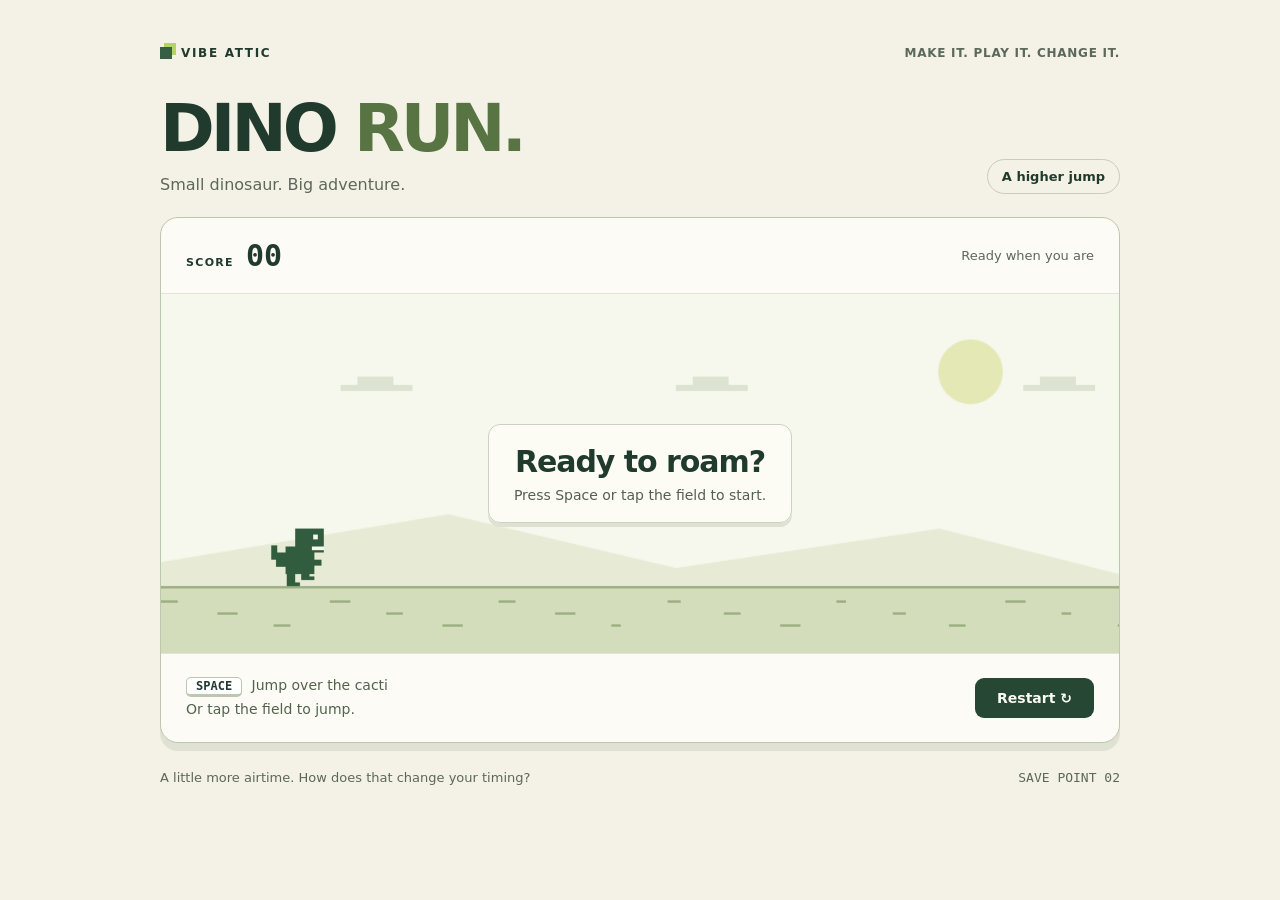
<file: checkpoints/02-higher-jump.html>
<!doctype html>
<html lang="en">
<head>
  <meta charset="utf-8">
  <meta name="viewport" content="width=device-width, initial-scale=1">
  <meta name="color-scheme" content="light">
  <title>Dino Run — A higher jump</title>
  <!--
  Vibe Attic workshop save point 02: A higher jump.
  Prepared reference implementation, not an M1/local-model benchmark result.
  Suggested request: Make a dinosaur game where I jump over cacti.
  Manual change from the baseline: jumpSpeed 650 → 780.
  Self-contained: all styles, drawings, and game logic are in this file.
  Change CONFIG near the start of the script, save, then refresh to experiment.
  -->
  <style>
    :root { color-scheme: light; font-family: ui-sans-serif, system-ui, -apple-system, sans-serif; color: #203b2e; background: #f4f1e7; }
    * { box-sizing: border-box; }
    body { margin: 0; min-height: 100svh; padding: 46px 24px 28px; }
    main { max-width: 960px; margin: auto; }
    .masthead { display: flex; justify-content: space-between; gap: 16px; align-items: center; margin-bottom: 36px; font-size: 12px; font-weight: 750; letter-spacing: .14em; text-transform: uppercase; }
    .brand { display: flex; align-items: center; gap: 9px; }
    .brand-dot { width: 12px; height: 12px; background: #365f43; box-shadow: 4px -4px 0 #b6d164; }
    .edition { color: #5c685b; letter-spacing: .06em; }
    .intro { display: flex; align-items: end; justify-content: space-between; gap: 24px; margin-bottom: 23px; }
    h1 { margin: 0; font-size: clamp(40px, 7vw, 66px); line-height: 1; letter-spacing: -.06em; font-weight: 850; }
    h1 span { color: #577442; }
    .subtitle { margin: 13px 0 0; color: #5c685b; font-size: 16px; }
    .stage { padding: 9px 14px; border: 1px solid #c9ccba; border-radius: 100px; font-size: 13px; font-weight: 650; white-space: nowrap; }
    .game { overflow: hidden; border: 1px solid #bdc6ae; border-radius: 18px; background: #fcfbf5; box-shadow: 0 8px 0 #dfe2d2; }
    .toolbar { display: flex; align-items: center; justify-content: space-between; gap: 12px; padding: 20px 25px; border-bottom: 1px solid #e1e5d7; }
    .scoreboard { display: flex; align-items: baseline; gap: 12px; }
    .score-label { font-size: 11px; font-weight: 750; letter-spacing: .12em; }
    #score { font: 750 30px ui-monospace, monospace; font-variant-numeric: tabular-nums; }
    .status { font-size: 13px; color: #5c685b; }
    #speed { font-size: 13px; font-weight: 650; }
    .playfield { position: relative; background: #f7f8ed; }
    canvas { display: block; width: 100%; height: auto; aspect-ratio: 8 / 3; touch-action: manipulation; cursor: pointer; }
    .overlay { position: absolute; inset: 0; display: grid; place-content: center; text-align: center; pointer-events: none; padding: 16px; }
    .overlay[hidden] { display: none; }
    .message { padding: 19px 25px; background: #fcfbf5f2; border: 1px solid #cbd3be; border-radius: 12px; box-shadow: 0 4px 0 #dfe2d2; }
    .message strong { display: block; font-size: clamp(20px, 4vw, 30px); letter-spacing: -.035em; }
    .message p { margin: 8px 0 0; font-size: 14px; color: #53614f; }
    .controls { display: flex; align-items: center; justify-content: space-between; flex-wrap: wrap; gap: 16px; padding: 20px 25px; border-top: 1px solid #e1e5d7; }
    .hint { color: #52634e; font-size: 14px; line-height: 1.7; margin: 0; }
    kbd { display: inline-block; padding: 1px 9px; margin-right: 5px; border: 1px solid #bbc7b0; border-bottom-width: 3px; border-radius: 5px; font: 650 12px ui-monospace, monospace; color: #203b2e; background: white; }
    button { border: 0; border-radius: 9px; background: #254734; color: #fcfbf5; padding: 12px 22px; font-size: 14px; font-weight: 650; font-family: inherit; cursor: pointer; }
    button:hover { background: #3c6241; }
    button:focus-visible, input:focus-visible, canvas:focus-visible { outline: 3px solid #80953d; outline-offset: 4px; }
    .mode { display: flex; gap: 9px; align-items: center; font-size: 14px; }
    .mode input { width: 18px; height: 18px; accent-color: #365f43; }
    .mode:has(input:disabled) { opacity: .65; }
    .footer { margin-top: 25px; display: flex; justify-content: space-between; gap: 20px; color: #5c685b; font-size: 13px; line-height: 1.6; }
    .footer p { margin: 0; }
    .footer .number { font-family: ui-monospace, monospace; white-space: nowrap; }
    @media (max-width: 560px) {
      body { padding: 24px 14px; }
      .masthead { margin-bottom: 26px; font-size: 10px; }
      .intro { align-items: start; flex-direction: column; gap: 16px; }
      .toolbar, .controls { padding: 15px; }
      .toolbar { flex-wrap: wrap; }
      .footer { flex-direction: column; gap: 5px; }
      .message { padding: 12px 17px; }
      .message p { font-size: 12px; }
    }
  </style>
</head>
<body>
  <main>
    <header class="masthead"><div class="brand"><span class="brand-dot" aria-hidden="true"></span>Vibe Attic</div><span class="edition">Make it. Play it. Change it.</span></header>
    <section class="intro" aria-label="Game title"><div><h1>DINO <span>RUN.</span></h1><p class="subtitle">Small dinosaur. Big adventure.</p></div><span class="stage">A higher jump</span></section>
    <section class="game" aria-label="Dinosaur runner">
      <div class="toolbar"><div class="scoreboard"><span class="score-label">SCORE</span><output id="score" aria-label="Score">00</output></div><span class="status" id="status" role="status">Ready when you are</span></div>
      <div class="playfield">
        <canvas id="game" width="800" height="300" tabindex="0" aria-label="Dinosaur runner. Press Space or tap to jump." aria-describedby="instructions">Use a browser with canvas support to play this game.</canvas>
        <div class="overlay" id="overlay"><div class="message"><strong id="message-title">Ready to roam?</strong><p id="message-detail">Press Space or tap the field to start.</p></div></div>
      </div>
      <div class="controls">
        <p class="hint" id="instructions"><kbd>SPACE</kbd> Jump over the cacti<br>Or tap the field to jump.</p>
        
        <button id="restart" type="button">Restart ↻</button>
      </div>
    </section>
    <footer class="footer"><p>A little more airtime. How does that change your timing?</p><p class="number">SAVE POINT 02</p></footer>
  </main>
  <script>
'use strict';

// EXPERIMENT HERE: change one number, save, and refresh the browser.
const CONFIG = {
  runSpeed: 300,           // Pixels per second.
  jumpSpeed: 780,          // Positive strength; jumping moves UP (negative velocity).
  gravity: 2000,          // Acceleration DOWN, in pixels per second squared.
  minObstacleGap: 1.4,    // Seconds between cacti.
  maxObstacleGap: 2.0,
  showHitboxes: false     // Reveal the rectangles used to detect collisions.
};

const canvas = document.getElementById('game');
const ctx = canvas.getContext('2d');
const scoreLabel = document.getElementById('score');
const statusLabel = document.getElementById('status');
const overlay = document.getElementById('overlay');
const messageTitle = document.getElementById('message-title');
const messageDetail = document.getElementById('message-detail');

const GROUND = 244;
const dino = { x: 92, y: GROUND - 48, width: 44, height: 48, velocityY: 0 };
const state = { mode: 'ready', score: 0, obstacles: [], spawnTimer: 1.0, distance: 0 };
let lastTime = null;

function updateHud() {
  scoreLabel.textContent = String(state.score).padStart(2, '0');
  statusLabel.textContent = state.mode === 'ready' ? 'Ready when you are' : state.mode === 'running' ? 'Keep going!' : 'Try another run';
  
  
  overlay.hidden = state.mode === 'running';
  messageTitle.textContent = state.mode === 'gameover' ? 'A prickly ending!' : 'Ready to roam?';
  messageDetail.textContent = state.mode === 'gameover' ? 'You passed ' + state.score + (state.score === 1 ? ' cactus.' : ' cacti.') + ' Press Restart to try again.' : 'Press Space or tap the field to start.';
}

function restart() {
  state.mode = 'ready';
  state.score = 0;
  state.obstacles = [];
  state.spawnTimer = 1.0;
  state.distance = 0;
  
  dino.y = GROUND - dino.height;
  dino.velocityY = 0;
  lastTime = null;
  updateHud();
}

// INPUT: each new key press requests one jump.
function jump() {
  if (state.mode === 'gameover') return;
  if (state.mode === 'ready') {
    state.mode = 'running';
    updateHud();
  }
  if (dino.y + dino.height < GROUND) return;
  dino.velocityY = -CONFIG.jumpSpeed;
}

window.addEventListener('keydown', event => {
  if (event.code !== 'Space' || event.target.tagName === 'INPUT') return;
  event.preventDefault();
  if (!event.repeat) jump();
});
canvas.addEventListener('pointerdown', event => {
  if (event.button !== 0) return;
  canvas.focus({ preventScroll: true });
  jump();
});
document.getElementById('restart').addEventListener('click', () => {
  restart();
  canvas.focus({ preventScroll: true });
});

// COLLISION: two rectangles touch when their horizontal and vertical ranges overlap.
function overlaps(a, b) {
  return a.x < b.x + b.width && a.x + a.width > b.x &&
    a.y < b.y + b.height && a.y + a.height > b.y;
}

function update(seconds) {
  if (state.mode !== 'running') return;
  const speed = CONFIG.runSpeed;
  const gravity = CONFIG.gravity;

  // JUMP: speed changes position; gravity changes speed.
  dino.y += dino.velocityY * seconds + 0.5 * gravity * seconds * seconds;
  dino.velocityY += gravity * seconds;
  if (dino.y + dino.height >= GROUND) {
    dino.y = GROUND - dino.height;
    dino.velocityY = 0;
    
  }

  state.distance += speed * seconds;
  state.spawnTimer -= seconds;
  if (state.spawnTimer <= 0) {
    state.obstacles.push({ x: canvas.width + 12, y: GROUND - 42, width: 28, height: 42, passed: false });
    state.spawnTimer = CONFIG.minObstacleGap + Math.random() * (CONFIG.maxObstacleGap - CONFIG.minObstacleGap);
  }

  for (const cactus of state.obstacles) {
    cactus.x -= speed * seconds;
    if (overlaps(dino, cactus)) {
      state.mode = 'gameover';
      updateHud();
      return;
    }
    if (!cactus.passed && cactus.x + cactus.width < dino.x) {
      cactus.passed = true;
      state.score += 1;
      updateHud();
    }
  }
  state.obstacles = state.obstacles.filter(cactus => cactus.x + cactus.width >= 0);
}

// DRAWING: pictures follow the game state. They don't decide the rules.
function drawDinosaur() {
  const x = dino.x, y = Math.round(dino.y);
  ctx.fillStyle = '#315c3e';
  ctx.fillRect(x + 20, y, 24, 20);       // Head.
  ctx.fillRect(x + 12, y + 15, 24, 23); // Body.
  ctx.fillRect(x + 4, y + 20, 12, 12);  // Tail.
  ctx.fillRect(x, y + 14, 5, 12);
  ctx.fillRect(x + 31, y + 26, 11, 5);  // Arm.
  const stride = state.mode === 'running' && dino.velocityY === 0 ? Math.floor(state.distance / 26) % 2 : 0;
  ctx.fillRect(x + 13, y + 36, 7, stride ? 7 : 12);
  ctx.fillRect(x + 25, y + 36, 7, stride ? 12 : 7);
  ctx.fillRect(x + 13, y + (stride ? 40 : 45), 11, 3);
  ctx.fillRect(x + 25, y + (stride ? 45 : 40), 11, 3);
  ctx.fillStyle = '#f7f8ed';
  ctx.fillRect(x + 35, y + 5, 4, 4);
  ctx.fillRect(x + 34, y + 15, 10, 3);
}

function drawCactus(cactus) {
  const x = Math.round(cactus.x), y = cactus.y;
  ctx.fillStyle = '#62854b';
  ctx.fillRect(x + 10, y, 9, 42);
  ctx.fillRect(x, y + 12, 6, 15);
  ctx.fillRect(x, y + 23, 12, 6);
  ctx.fillRect(x + 22, y + 7, 6, 17);
  ctx.fillRect(x + 16, y + 20, 12, 6);
  ctx.fillStyle = '#86a264';
  ctx.fillRect(x + 12, y + 4, 2, 34);
}

function draw() {
  ctx.fillStyle = '#f7f8ed';
  ctx.fillRect(0, 0, canvas.width, canvas.height);
  ctx.fillStyle = '#e3e8b4';
  ctx.beginPath(); ctx.arc(676, 65, 27, 0, Math.PI * 2); ctx.fill();
  ctx.fillStyle = '#dce3d0';
  for (const baseX of [220, 500, 790]) {
    const x = ((baseX - state.distance * 0.13) % 1000 + 1000) % 1000 - 70;
    ctx.fillRect(x, 76, 60, 5); ctx.fillRect(x + 14, 69, 30, 7);
  }

  ctx.save();
  // Follow very high jumps so the dinosaur stays visible in Moon/double-jump mode.
  ctx.translate(0, Math.max(0, 24 - dino.y));
  ctx.fillStyle = '#e7ebd5';
  ctx.beginPath(); ctx.moveTo(0, GROUND); ctx.lineTo(0, GROUND - 20);
  ctx.lineTo(240, GROUND - 60); ctx.lineTo(430, GROUND - 15);
  ctx.lineTo(650, GROUND - 48); ctx.lineTo(800, GROUND - 10);
  ctx.lineTo(800, GROUND); ctx.fill();
  ctx.fillStyle = '#d4ddbb';
  ctx.fillRect(0, GROUND, canvas.width, canvas.height);
  ctx.fillStyle = '#9aae7f';
  ctx.fillRect(0, GROUND, canvas.width, 2);
  for (let i = 0; i < 24; i++) {
    const x = ((i * 47 - state.distance) % 846 + 846) % 846;
    ctx.fillRect(x, GROUND + 12 + (i % 3) * 10, 8 + (i % 4) * 3, 2);
  }
  drawDinosaur();
  for (const cactus of state.obstacles) drawCactus(cactus);
  if (CONFIG.showHitboxes) {
    ctx.strokeStyle = '#c83b44'; ctx.lineWidth = 1.5;
    for (const box of [dino, ...state.obstacles]) ctx.strokeRect(box.x, box.y, box.width, box.height);
  }
  ctx.restore();
}

// ONE LOOP: update the world, draw it, then ask for another animation frame.
function frame(time) {
  const seconds = lastTime === null ? 0 : Math.min(Math.max((time - lastTime) / 1000, 0), 0.05);
  lastTime = time;
  update(seconds);
  draw();
  requestAnimationFrame(frame);
}

restart();
draw();
requestAnimationFrame(frame);
  </script>
</body>
</html>
</file>
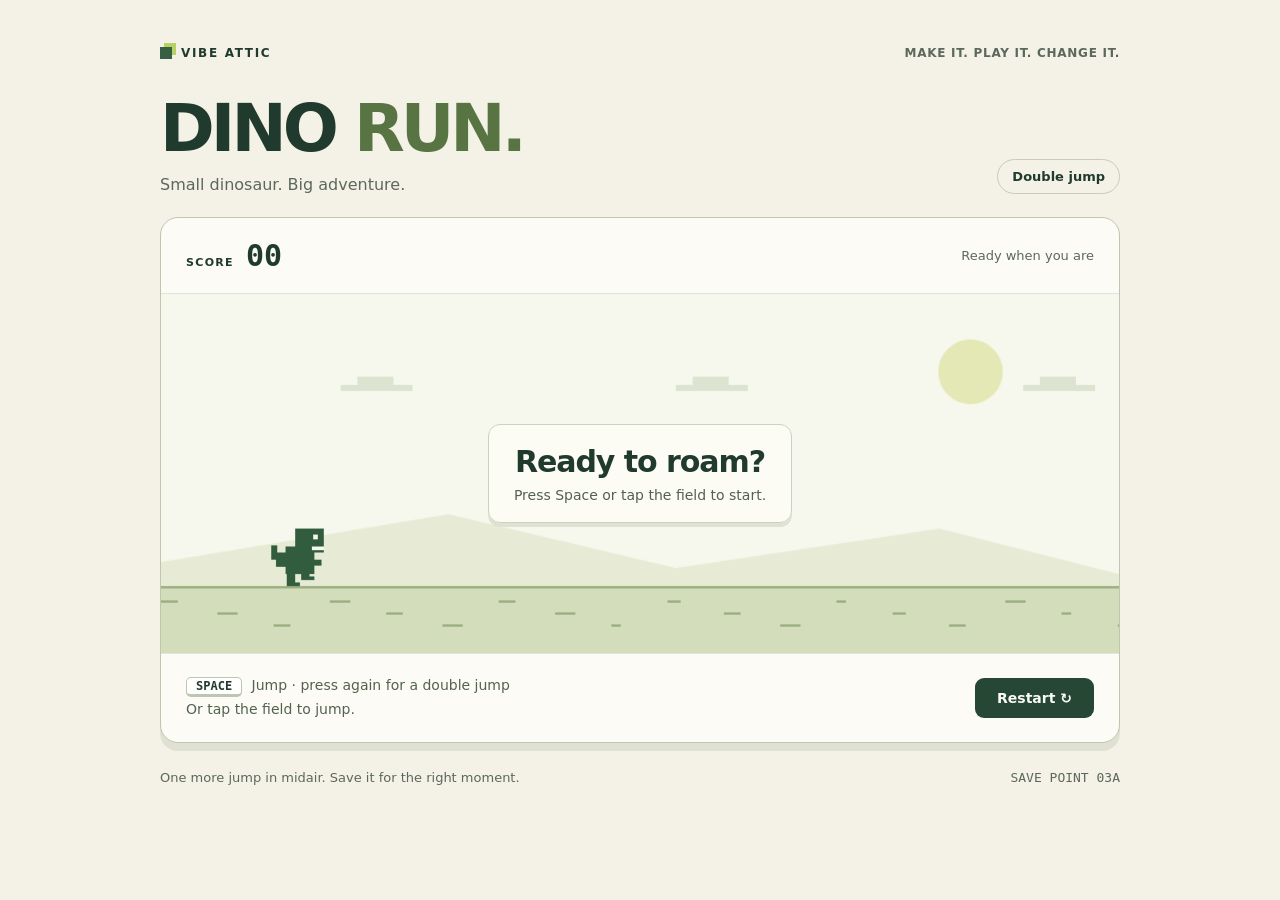
<file: checkpoints/03a-double-jump.html>
<!doctype html>
<html lang="en">
<head>
  <meta charset="utf-8">
  <meta name="viewport" content="width=device-width, initial-scale=1">
  <meta name="color-scheme" content="light">
  <title>Dino Run — Double jump</title>
  <!--
  Vibe Attic workshop save point 03A: Double jump.
  Prepared reference implementation, not an M1/local-model benchmark result.
  Suggested request: Add a double jump.
  Starts from the higher-jump save point (jumpSpeed 780).
  Self-contained: all styles, drawings, and game logic are in this file.
  Change CONFIG near the start of the script, save, then refresh to experiment.
  -->
  <style>
    :root { color-scheme: light; font-family: ui-sans-serif, system-ui, -apple-system, sans-serif; color: #203b2e; background: #f4f1e7; }
    * { box-sizing: border-box; }
    body { margin: 0; min-height: 100svh; padding: 46px 24px 28px; }
    main { max-width: 960px; margin: auto; }
    .masthead { display: flex; justify-content: space-between; gap: 16px; align-items: center; margin-bottom: 36px; font-size: 12px; font-weight: 750; letter-spacing: .14em; text-transform: uppercase; }
    .brand { display: flex; align-items: center; gap: 9px; }
    .brand-dot { width: 12px; height: 12px; background: #365f43; box-shadow: 4px -4px 0 #b6d164; }
    .edition { color: #5c685b; letter-spacing: .06em; }
    .intro { display: flex; align-items: end; justify-content: space-between; gap: 24px; margin-bottom: 23px; }
    h1 { margin: 0; font-size: clamp(40px, 7vw, 66px); line-height: 1; letter-spacing: -.06em; font-weight: 850; }
    h1 span { color: #577442; }
    .subtitle { margin: 13px 0 0; color: #5c685b; font-size: 16px; }
    .stage { padding: 9px 14px; border: 1px solid #c9ccba; border-radius: 100px; font-size: 13px; font-weight: 650; white-space: nowrap; }
    .game { overflow: hidden; border: 1px solid #bdc6ae; border-radius: 18px; background: #fcfbf5; box-shadow: 0 8px 0 #dfe2d2; }
    .toolbar { display: flex; align-items: center; justify-content: space-between; gap: 12px; padding: 20px 25px; border-bottom: 1px solid #e1e5d7; }
    .scoreboard { display: flex; align-items: baseline; gap: 12px; }
    .score-label { font-size: 11px; font-weight: 750; letter-spacing: .12em; }
    #score { font: 750 30px ui-monospace, monospace; font-variant-numeric: tabular-nums; }
    .status { font-size: 13px; color: #5c685b; }
    #speed { font-size: 13px; font-weight: 650; }
    .playfield { position: relative; background: #f7f8ed; }
    canvas { display: block; width: 100%; height: auto; aspect-ratio: 8 / 3; touch-action: manipulation; cursor: pointer; }
    .overlay { position: absolute; inset: 0; display: grid; place-content: center; text-align: center; pointer-events: none; padding: 16px; }
    .overlay[hidden] { display: none; }
    .message { padding: 19px 25px; background: #fcfbf5f2; border: 1px solid #cbd3be; border-radius: 12px; box-shadow: 0 4px 0 #dfe2d2; }
    .message strong { display: block; font-size: clamp(20px, 4vw, 30px); letter-spacing: -.035em; }
    .message p { margin: 8px 0 0; font-size: 14px; color: #53614f; }
    .controls { display: flex; align-items: center; justify-content: space-between; flex-wrap: wrap; gap: 16px; padding: 20px 25px; border-top: 1px solid #e1e5d7; }
    .hint { color: #52634e; font-size: 14px; line-height: 1.7; margin: 0; }
    kbd { display: inline-block; padding: 1px 9px; margin-right: 5px; border: 1px solid #bbc7b0; border-bottom-width: 3px; border-radius: 5px; font: 650 12px ui-monospace, monospace; color: #203b2e; background: white; }
    button { border: 0; border-radius: 9px; background: #254734; color: #fcfbf5; padding: 12px 22px; font-size: 14px; font-weight: 650; font-family: inherit; cursor: pointer; }
    button:hover { background: #3c6241; }
    button:focus-visible, input:focus-visible, canvas:focus-visible { outline: 3px solid #80953d; outline-offset: 4px; }
    .mode { display: flex; gap: 9px; align-items: center; font-size: 14px; }
    .mode input { width: 18px; height: 18px; accent-color: #365f43; }
    .mode:has(input:disabled) { opacity: .65; }
    .footer { margin-top: 25px; display: flex; justify-content: space-between; gap: 20px; color: #5c685b; font-size: 13px; line-height: 1.6; }
    .footer p { margin: 0; }
    .footer .number { font-family: ui-monospace, monospace; white-space: nowrap; }
    @media (max-width: 560px) {
      body { padding: 24px 14px; }
      .masthead { margin-bottom: 26px; font-size: 10px; }
      .intro { align-items: start; flex-direction: column; gap: 16px; }
      .toolbar, .controls { padding: 15px; }
      .toolbar { flex-wrap: wrap; }
      .footer { flex-direction: column; gap: 5px; }
      .message { padding: 12px 17px; }
      .message p { font-size: 12px; }
    }
  </style>
</head>
<body>
  <main>
    <header class="masthead"><div class="brand"><span class="brand-dot" aria-hidden="true"></span>Vibe Attic</div><span class="edition">Make it. Play it. Change it.</span></header>
    <section class="intro" aria-label="Game title"><div><h1>DINO <span>RUN.</span></h1><p class="subtitle">Small dinosaur. Big adventure.</p></div><span class="stage">Double jump</span></section>
    <section class="game" aria-label="Dinosaur runner">
      <div class="toolbar"><div class="scoreboard"><span class="score-label">SCORE</span><output id="score" aria-label="Score">00</output></div><span class="status" id="status" role="status">Ready when you are</span></div>
      <div class="playfield">
        <canvas id="game" width="800" height="300" tabindex="0" aria-label="Dinosaur runner. Press Space or tap to jump." aria-describedby="instructions">Use a browser with canvas support to play this game.</canvas>
        <div class="overlay" id="overlay"><div class="message"><strong id="message-title">Ready to roam?</strong><p id="message-detail">Press Space or tap the field to start.</p></div></div>
      </div>
      <div class="controls">
        <p class="hint" id="instructions"><kbd>SPACE</kbd> Jump · press again for a double jump<br>Or tap the field to jump.</p>
        
        <button id="restart" type="button">Restart ↻</button>
      </div>
    </section>
    <footer class="footer"><p>One more jump in midair. Save it for the right moment.</p><p class="number">SAVE POINT 03A</p></footer>
  </main>
  <script>
'use strict';

// EXPERIMENT HERE: change one number, save, and refresh the browser.
const CONFIG = {
  runSpeed: 300,           // Pixels per second.
  jumpSpeed: 780,          // Positive strength; jumping moves UP (negative velocity).
  gravity: 2000,          // Acceleration DOWN, in pixels per second squared.
  minObstacleGap: 1.4,    // Seconds between cacti.
  maxObstacleGap: 2.0,
  showHitboxes: false     // Reveal the rectangles used to detect collisions.
};

const canvas = document.getElementById('game');
const ctx = canvas.getContext('2d');
const scoreLabel = document.getElementById('score');
const statusLabel = document.getElementById('status');
const overlay = document.getElementById('overlay');
const messageTitle = document.getElementById('message-title');
const messageDetail = document.getElementById('message-detail');

const GROUND = 244;
const dino = { x: 92, y: GROUND - 48, width: 44, height: 48, velocityY: 0 };
const state = { mode: 'ready', score: 0, obstacles: [], spawnTimer: 1.0, distance: 0, jumpsUsed: 0 };
let lastTime = null;

function updateHud() {
  scoreLabel.textContent = String(state.score).padStart(2, '0');
  statusLabel.textContent = state.mode === 'ready' ? 'Ready when you are' : state.mode === 'running' ? 'Keep going!' : 'Try another run';
  
  
  overlay.hidden = state.mode === 'running';
  messageTitle.textContent = state.mode === 'gameover' ? 'A prickly ending!' : 'Ready to roam?';
  messageDetail.textContent = state.mode === 'gameover' ? 'You passed ' + state.score + (state.score === 1 ? ' cactus.' : ' cacti.') + ' Press Restart to try again.' : 'Press Space or tap the field to start.';
}

function restart() {
  state.mode = 'ready';
  state.score = 0;
  state.obstacles = [];
  state.spawnTimer = 1.0;
  state.distance = 0;
  state.jumpsUsed = 0;
  dino.y = GROUND - dino.height;
  dino.velocityY = 0;
  lastTime = null;
  updateHud();
}

// INPUT: each new key press requests one jump.
function jump() {
  if (state.mode === 'gameover') return;
  if (state.mode === 'ready') {
    state.mode = 'running';
    updateHud();
  }
  if (state.jumpsUsed >= 2) return;
  state.jumpsUsed += 1;
  dino.velocityY = -CONFIG.jumpSpeed;
}

window.addEventListener('keydown', event => {
  if (event.code !== 'Space' || event.target.tagName === 'INPUT') return;
  event.preventDefault();
  if (!event.repeat) jump();
});
canvas.addEventListener('pointerdown', event => {
  if (event.button !== 0) return;
  canvas.focus({ preventScroll: true });
  jump();
});
document.getElementById('restart').addEventListener('click', () => {
  restart();
  canvas.focus({ preventScroll: true });
});

// COLLISION: two rectangles touch when their horizontal and vertical ranges overlap.
function overlaps(a, b) {
  return a.x < b.x + b.width && a.x + a.width > b.x &&
    a.y < b.y + b.height && a.y + a.height > b.y;
}

function update(seconds) {
  if (state.mode !== 'running') return;
  const speed = CONFIG.runSpeed;
  const gravity = CONFIG.gravity;

  // JUMP: speed changes position; gravity changes speed.
  dino.y += dino.velocityY * seconds + 0.5 * gravity * seconds * seconds;
  dino.velocityY += gravity * seconds;
  if (dino.y + dino.height >= GROUND) {
    dino.y = GROUND - dino.height;
    dino.velocityY = 0;
    state.jumpsUsed = 0;
  }

  state.distance += speed * seconds;
  state.spawnTimer -= seconds;
  if (state.spawnTimer <= 0) {
    state.obstacles.push({ x: canvas.width + 12, y: GROUND - 42, width: 28, height: 42, passed: false });
    state.spawnTimer = CONFIG.minObstacleGap + Math.random() * (CONFIG.maxObstacleGap - CONFIG.minObstacleGap);
  }

  for (const cactus of state.obstacles) {
    cactus.x -= speed * seconds;
    if (overlaps(dino, cactus)) {
      state.mode = 'gameover';
      updateHud();
      return;
    }
    if (!cactus.passed && cactus.x + cactus.width < dino.x) {
      cactus.passed = true;
      state.score += 1;
      updateHud();
    }
  }
  state.obstacles = state.obstacles.filter(cactus => cactus.x + cactus.width >= 0);
}

// DRAWING: pictures follow the game state. They don't decide the rules.
function drawDinosaur() {
  const x = dino.x, y = Math.round(dino.y);
  ctx.fillStyle = '#315c3e';
  ctx.fillRect(x + 20, y, 24, 20);       // Head.
  ctx.fillRect(x + 12, y + 15, 24, 23); // Body.
  ctx.fillRect(x + 4, y + 20, 12, 12);  // Tail.
  ctx.fillRect(x, y + 14, 5, 12);
  ctx.fillRect(x + 31, y + 26, 11, 5);  // Arm.
  const stride = state.mode === 'running' && dino.velocityY === 0 ? Math.floor(state.distance / 26) % 2 : 0;
  ctx.fillRect(x + 13, y + 36, 7, stride ? 7 : 12);
  ctx.fillRect(x + 25, y + 36, 7, stride ? 12 : 7);
  ctx.fillRect(x + 13, y + (stride ? 40 : 45), 11, 3);
  ctx.fillRect(x + 25, y + (stride ? 45 : 40), 11, 3);
  ctx.fillStyle = '#f7f8ed';
  ctx.fillRect(x + 35, y + 5, 4, 4);
  ctx.fillRect(x + 34, y + 15, 10, 3);
}

function drawCactus(cactus) {
  const x = Math.round(cactus.x), y = cactus.y;
  ctx.fillStyle = '#62854b';
  ctx.fillRect(x + 10, y, 9, 42);
  ctx.fillRect(x, y + 12, 6, 15);
  ctx.fillRect(x, y + 23, 12, 6);
  ctx.fillRect(x + 22, y + 7, 6, 17);
  ctx.fillRect(x + 16, y + 20, 12, 6);
  ctx.fillStyle = '#86a264';
  ctx.fillRect(x + 12, y + 4, 2, 34);
}

function draw() {
  ctx.fillStyle = '#f7f8ed';
  ctx.fillRect(0, 0, canvas.width, canvas.height);
  ctx.fillStyle = '#e3e8b4';
  ctx.beginPath(); ctx.arc(676, 65, 27, 0, Math.PI * 2); ctx.fill();
  ctx.fillStyle = '#dce3d0';
  for (const baseX of [220, 500, 790]) {
    const x = ((baseX - state.distance * 0.13) % 1000 + 1000) % 1000 - 70;
    ctx.fillRect(x, 76, 60, 5); ctx.fillRect(x + 14, 69, 30, 7);
  }

  ctx.save();
  // Follow very high jumps so the dinosaur stays visible in Moon/double-jump mode.
  ctx.translate(0, Math.max(0, 24 - dino.y));
  ctx.fillStyle = '#e7ebd5';
  ctx.beginPath(); ctx.moveTo(0, GROUND); ctx.lineTo(0, GROUND - 20);
  ctx.lineTo(240, GROUND - 60); ctx.lineTo(430, GROUND - 15);
  ctx.lineTo(650, GROUND - 48); ctx.lineTo(800, GROUND - 10);
  ctx.lineTo(800, GROUND); ctx.fill();
  ctx.fillStyle = '#d4ddbb';
  ctx.fillRect(0, GROUND, canvas.width, canvas.height);
  ctx.fillStyle = '#9aae7f';
  ctx.fillRect(0, GROUND, canvas.width, 2);
  for (let i = 0; i < 24; i++) {
    const x = ((i * 47 - state.distance) % 846 + 846) % 846;
    ctx.fillRect(x, GROUND + 12 + (i % 3) * 10, 8 + (i % 4) * 3, 2);
  }
  drawDinosaur();
  for (const cactus of state.obstacles) drawCactus(cactus);
  if (CONFIG.showHitboxes) {
    ctx.strokeStyle = '#c83b44'; ctx.lineWidth = 1.5;
    for (const box of [dino, ...state.obstacles]) ctx.strokeRect(box.x, box.y, box.width, box.height);
  }
  ctx.restore();
}

// ONE LOOP: update the world, draw it, then ask for another animation frame.
function frame(time) {
  const seconds = lastTime === null ? 0 : Math.min(Math.max((time - lastTime) / 1000, 0), 0.05);
  lastTime = time;
  update(seconds);
  draw();
  requestAnimationFrame(frame);
}

restart();
draw();
requestAnimationFrame(frame);
  </script>
</body>
</html>
</file>
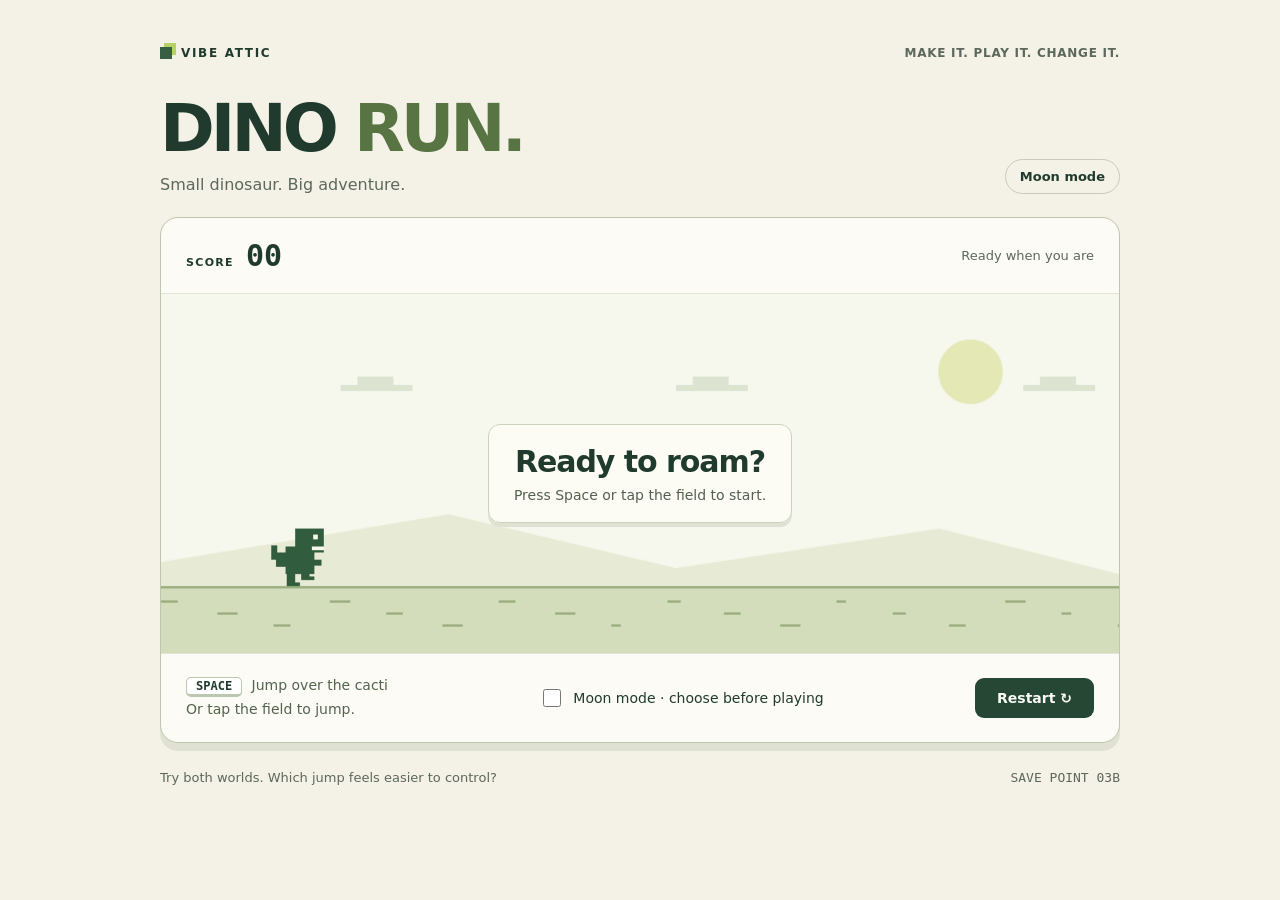
<file: checkpoints/03b-moon-mode.html>
<!doctype html>
<html lang="en">
<head>
  <meta charset="utf-8">
  <meta name="viewport" content="width=device-width, initial-scale=1">
  <meta name="color-scheme" content="light">
  <title>Dino Run — Moon mode</title>
  <!--
  Vibe Attic workshop save point 03B: Moon mode.
  Prepared reference implementation, not an M1/local-model benchmark result.
  Suggested request: Add a Moon mode with less gravity.
  Starts from the higher-jump save point (jumpSpeed 780).
  Self-contained: all styles, drawings, and game logic are in this file.
  Change CONFIG near the start of the script, save, then refresh to experiment.
  -->
  <style>
    :root { color-scheme: light; font-family: ui-sans-serif, system-ui, -apple-system, sans-serif; color: #203b2e; background: #f4f1e7; }
    * { box-sizing: border-box; }
    body { margin: 0; min-height: 100svh; padding: 46px 24px 28px; }
    main { max-width: 960px; margin: auto; }
    .masthead { display: flex; justify-content: space-between; gap: 16px; align-items: center; margin-bottom: 36px; font-size: 12px; font-weight: 750; letter-spacing: .14em; text-transform: uppercase; }
    .brand { display: flex; align-items: center; gap: 9px; }
    .brand-dot { width: 12px; height: 12px; background: #365f43; box-shadow: 4px -4px 0 #b6d164; }
    .edition { color: #5c685b; letter-spacing: .06em; }
    .intro { display: flex; align-items: end; justify-content: space-between; gap: 24px; margin-bottom: 23px; }
    h1 { margin: 0; font-size: clamp(40px, 7vw, 66px); line-height: 1; letter-spacing: -.06em; font-weight: 850; }
    h1 span { color: #577442; }
    .subtitle { margin: 13px 0 0; color: #5c685b; font-size: 16px; }
    .stage { padding: 9px 14px; border: 1px solid #c9ccba; border-radius: 100px; font-size: 13px; font-weight: 650; white-space: nowrap; }
    .game { overflow: hidden; border: 1px solid #bdc6ae; border-radius: 18px; background: #fcfbf5; box-shadow: 0 8px 0 #dfe2d2; }
    .toolbar { display: flex; align-items: center; justify-content: space-between; gap: 12px; padding: 20px 25px; border-bottom: 1px solid #e1e5d7; }
    .scoreboard { display: flex; align-items: baseline; gap: 12px; }
    .score-label { font-size: 11px; font-weight: 750; letter-spacing: .12em; }
    #score { font: 750 30px ui-monospace, monospace; font-variant-numeric: tabular-nums; }
    .status { font-size: 13px; color: #5c685b; }
    #speed { font-size: 13px; font-weight: 650; }
    .playfield { position: relative; background: #f7f8ed; }
    canvas { display: block; width: 100%; height: auto; aspect-ratio: 8 / 3; touch-action: manipulation; cursor: pointer; }
    .overlay { position: absolute; inset: 0; display: grid; place-content: center; text-align: center; pointer-events: none; padding: 16px; }
    .overlay[hidden] { display: none; }
    .message { padding: 19px 25px; background: #fcfbf5f2; border: 1px solid #cbd3be; border-radius: 12px; box-shadow: 0 4px 0 #dfe2d2; }
    .message strong { display: block; font-size: clamp(20px, 4vw, 30px); letter-spacing: -.035em; }
    .message p { margin: 8px 0 0; font-size: 14px; color: #53614f; }
    .controls { display: flex; align-items: center; justify-content: space-between; flex-wrap: wrap; gap: 16px; padding: 20px 25px; border-top: 1px solid #e1e5d7; }
    .hint { color: #52634e; font-size: 14px; line-height: 1.7; margin: 0; }
    kbd { display: inline-block; padding: 1px 9px; margin-right: 5px; border: 1px solid #bbc7b0; border-bottom-width: 3px; border-radius: 5px; font: 650 12px ui-monospace, monospace; color: #203b2e; background: white; }
    button { border: 0; border-radius: 9px; background: #254734; color: #fcfbf5; padding: 12px 22px; font-size: 14px; font-weight: 650; font-family: inherit; cursor: pointer; }
    button:hover { background: #3c6241; }
    button:focus-visible, input:focus-visible, canvas:focus-visible { outline: 3px solid #80953d; outline-offset: 4px; }
    .mode { display: flex; gap: 9px; align-items: center; font-size: 14px; }
    .mode input { width: 18px; height: 18px; accent-color: #365f43; }
    .mode:has(input:disabled) { opacity: .65; }
    .footer { margin-top: 25px; display: flex; justify-content: space-between; gap: 20px; color: #5c685b; font-size: 13px; line-height: 1.6; }
    .footer p { margin: 0; }
    .footer .number { font-family: ui-monospace, monospace; white-space: nowrap; }
    @media (max-width: 560px) {
      body { padding: 24px 14px; }
      .masthead { margin-bottom: 26px; font-size: 10px; }
      .intro { align-items: start; flex-direction: column; gap: 16px; }
      .toolbar, .controls { padding: 15px; }
      .toolbar { flex-wrap: wrap; }
      .footer { flex-direction: column; gap: 5px; }
      .message { padding: 12px 17px; }
      .message p { font-size: 12px; }
    }
  </style>
</head>
<body>
  <main>
    <header class="masthead"><div class="brand"><span class="brand-dot" aria-hidden="true"></span>Vibe Attic</div><span class="edition">Make it. Play it. Change it.</span></header>
    <section class="intro" aria-label="Game title"><div><h1>DINO <span>RUN.</span></h1><p class="subtitle">Small dinosaur. Big adventure.</p></div><span class="stage">Moon mode</span></section>
    <section class="game" aria-label="Dinosaur runner">
      <div class="toolbar"><div class="scoreboard"><span class="score-label">SCORE</span><output id="score" aria-label="Score">00</output></div><span class="status" id="status" role="status">Ready when you are</span></div>
      <div class="playfield">
        <canvas id="game" width="800" height="300" tabindex="0" aria-label="Dinosaur runner. Press Space or tap to jump." aria-describedby="instructions">Use a browser with canvas support to play this game.</canvas>
        <div class="overlay" id="overlay"><div class="message"><strong id="message-title">Ready to roam?</strong><p id="message-detail">Press Space or tap the field to start.</p></div></div>
      </div>
      <div class="controls">
        <p class="hint" id="instructions"><kbd>SPACE</kbd> Jump over the cacti<br>Or tap the field to jump.</p>
        <label class="mode"><input id="moon" type="checkbox">Moon mode · choose before playing</label>
        <button id="restart" type="button">Restart ↻</button>
      </div>
    </section>
    <footer class="footer"><p>Try both worlds. Which jump feels easier to control?</p><p class="number">SAVE POINT 03B</p></footer>
  </main>
  <script>
'use strict';

// EXPERIMENT HERE: change one number, save, and refresh the browser.
const CONFIG = {
  runSpeed: 300,           // Pixels per second.
  jumpSpeed: 780,          // Positive strength; jumping moves UP (negative velocity).
  gravity: 2000,          // Acceleration DOWN, in pixels per second squared.
  minObstacleGap: 1.4,    // Seconds between cacti.
  maxObstacleGap: 2.0,
  showHitboxes: false     // Reveal the rectangles used to detect collisions.
};

const canvas = document.getElementById('game');
const ctx = canvas.getContext('2d');
const scoreLabel = document.getElementById('score');
const statusLabel = document.getElementById('status');
const overlay = document.getElementById('overlay');
const messageTitle = document.getElementById('message-title');
const messageDetail = document.getElementById('message-detail');
const moonCheckbox = document.getElementById('moon');

const GROUND = 244;
const dino = { x: 92, y: GROUND - 48, width: 44, height: 48, velocityY: 0 };
const state = { mode: 'ready', score: 0, obstacles: [], spawnTimer: 1.0, distance: 0 };
let lastTime = null;

function updateHud() {
  scoreLabel.textContent = String(state.score).padStart(2, '0');
  statusLabel.textContent = state.mode === 'ready' ? 'Ready when you are' : state.mode === 'running' ? 'Keep going!' : 'Try another run';
  
  moonCheckbox.disabled = state.mode !== 'ready';
  overlay.hidden = state.mode === 'running';
  messageTitle.textContent = state.mode === 'gameover' ? 'A prickly ending!' : 'Ready to roam?';
  messageDetail.textContent = state.mode === 'gameover' ? 'You passed ' + state.score + (state.score === 1 ? ' cactus.' : ' cacti.') + ' Press Restart to try again.' : 'Press Space or tap the field to start.';
}

function restart() {
  state.mode = 'ready';
  state.score = 0;
  state.obstacles = [];
  state.spawnTimer = 1.0;
  state.distance = 0;
  
  dino.y = GROUND - dino.height;
  dino.velocityY = 0;
  lastTime = null;
  updateHud();
}

// INPUT: each new key press requests one jump.
function jump() {
  if (state.mode === 'gameover') return;
  if (state.mode === 'ready') {
    state.mode = 'running';
    updateHud();
  }
  if (dino.y + dino.height < GROUND) return;
  dino.velocityY = -CONFIG.jumpSpeed;
}

window.addEventListener('keydown', event => {
  if (event.code !== 'Space' || event.target.tagName === 'INPUT') return;
  event.preventDefault();
  if (!event.repeat) jump();
});
canvas.addEventListener('pointerdown', event => {
  if (event.button !== 0) return;
  canvas.focus({ preventScroll: true });
  jump();
});
document.getElementById('restart').addEventListener('click', () => {
  restart();
  canvas.focus({ preventScroll: true });
});

// COLLISION: two rectangles touch when their horizontal and vertical ranges overlap.
function overlaps(a, b) {
  return a.x < b.x + b.width && a.x + a.width > b.x &&
    a.y < b.y + b.height && a.y + a.height > b.y;
}

function update(seconds) {
  if (state.mode !== 'running') return;
  const speed = CONFIG.runSpeed;
  const gravity = CONFIG.gravity * (moonCheckbox.checked ? 0.55 : 1);

  // JUMP: speed changes position; gravity changes speed.
  dino.y += dino.velocityY * seconds + 0.5 * gravity * seconds * seconds;
  dino.velocityY += gravity * seconds;
  if (dino.y + dino.height >= GROUND) {
    dino.y = GROUND - dino.height;
    dino.velocityY = 0;
    
  }

  state.distance += speed * seconds;
  state.spawnTimer -= seconds;
  if (state.spawnTimer <= 0) {
    state.obstacles.push({ x: canvas.width + 12, y: GROUND - 42, width: 28, height: 42, passed: false });
    state.spawnTimer = CONFIG.minObstacleGap + Math.random() * (CONFIG.maxObstacleGap - CONFIG.minObstacleGap);
  }

  for (const cactus of state.obstacles) {
    cactus.x -= speed * seconds;
    if (overlaps(dino, cactus)) {
      state.mode = 'gameover';
      updateHud();
      return;
    }
    if (!cactus.passed && cactus.x + cactus.width < dino.x) {
      cactus.passed = true;
      state.score += 1;
      updateHud();
    }
  }
  state.obstacles = state.obstacles.filter(cactus => cactus.x + cactus.width >= 0);
}

// DRAWING: pictures follow the game state. They don't decide the rules.
function drawDinosaur() {
  const x = dino.x, y = Math.round(dino.y);
  ctx.fillStyle = '#315c3e';
  ctx.fillRect(x + 20, y, 24, 20);       // Head.
  ctx.fillRect(x + 12, y + 15, 24, 23); // Body.
  ctx.fillRect(x + 4, y + 20, 12, 12);  // Tail.
  ctx.fillRect(x, y + 14, 5, 12);
  ctx.fillRect(x + 31, y + 26, 11, 5);  // Arm.
  const stride = state.mode === 'running' && dino.velocityY === 0 ? Math.floor(state.distance / 26) % 2 : 0;
  ctx.fillRect(x + 13, y + 36, 7, stride ? 7 : 12);
  ctx.fillRect(x + 25, y + 36, 7, stride ? 12 : 7);
  ctx.fillRect(x + 13, y + (stride ? 40 : 45), 11, 3);
  ctx.fillRect(x + 25, y + (stride ? 45 : 40), 11, 3);
  ctx.fillStyle = '#f7f8ed';
  ctx.fillRect(x + 35, y + 5, 4, 4);
  ctx.fillRect(x + 34, y + 15, 10, 3);
}

function drawCactus(cactus) {
  const x = Math.round(cactus.x), y = cactus.y;
  ctx.fillStyle = '#62854b';
  ctx.fillRect(x + 10, y, 9, 42);
  ctx.fillRect(x, y + 12, 6, 15);
  ctx.fillRect(x, y + 23, 12, 6);
  ctx.fillRect(x + 22, y + 7, 6, 17);
  ctx.fillRect(x + 16, y + 20, 12, 6);
  ctx.fillStyle = '#86a264';
  ctx.fillRect(x + 12, y + 4, 2, 34);
}

function draw() {
  ctx.fillStyle = moonCheckbox.checked ? '#eaf0f4' : '#f7f8ed';
  ctx.fillRect(0, 0, canvas.width, canvas.height);
  ctx.fillStyle = moonCheckbox.checked ? '#c6d1df' : '#e3e8b4';
  ctx.beginPath(); ctx.arc(676, 65, 27, 0, Math.PI * 2); ctx.fill();
  ctx.fillStyle = '#dce3d0';
  for (const baseX of [220, 500, 790]) {
    const x = ((baseX - state.distance * 0.13) % 1000 + 1000) % 1000 - 70;
    ctx.fillRect(x, 76, 60, 5); ctx.fillRect(x + 14, 69, 30, 7);
  }

  ctx.save();
  // Follow very high jumps so the dinosaur stays visible in Moon/double-jump mode.
  ctx.translate(0, Math.max(0, 24 - dino.y));
  ctx.fillStyle = '#e7ebd5';
  ctx.beginPath(); ctx.moveTo(0, GROUND); ctx.lineTo(0, GROUND - 20);
  ctx.lineTo(240, GROUND - 60); ctx.lineTo(430, GROUND - 15);
  ctx.lineTo(650, GROUND - 48); ctx.lineTo(800, GROUND - 10);
  ctx.lineTo(800, GROUND); ctx.fill();
  ctx.fillStyle = '#d4ddbb';
  ctx.fillRect(0, GROUND, canvas.width, canvas.height);
  ctx.fillStyle = '#9aae7f';
  ctx.fillRect(0, GROUND, canvas.width, 2);
  for (let i = 0; i < 24; i++) {
    const x = ((i * 47 - state.distance) % 846 + 846) % 846;
    ctx.fillRect(x, GROUND + 12 + (i % 3) * 10, 8 + (i % 4) * 3, 2);
  }
  drawDinosaur();
  for (const cactus of state.obstacles) drawCactus(cactus);
  if (CONFIG.showHitboxes) {
    ctx.strokeStyle = '#c83b44'; ctx.lineWidth = 1.5;
    for (const box of [dino, ...state.obstacles]) ctx.strokeRect(box.x, box.y, box.width, box.height);
  }
  ctx.restore();
}

// ONE LOOP: update the world, draw it, then ask for another animation frame.
function frame(time) {
  const seconds = lastTime === null ? 0 : Math.min(Math.max((time - lastTime) / 1000, 0), 0.05);
  lastTime = time;
  update(seconds);
  draw();
  requestAnimationFrame(frame);
}

restart();
draw();
requestAnimationFrame(frame);
  </script>
</body>
</html>
</file>
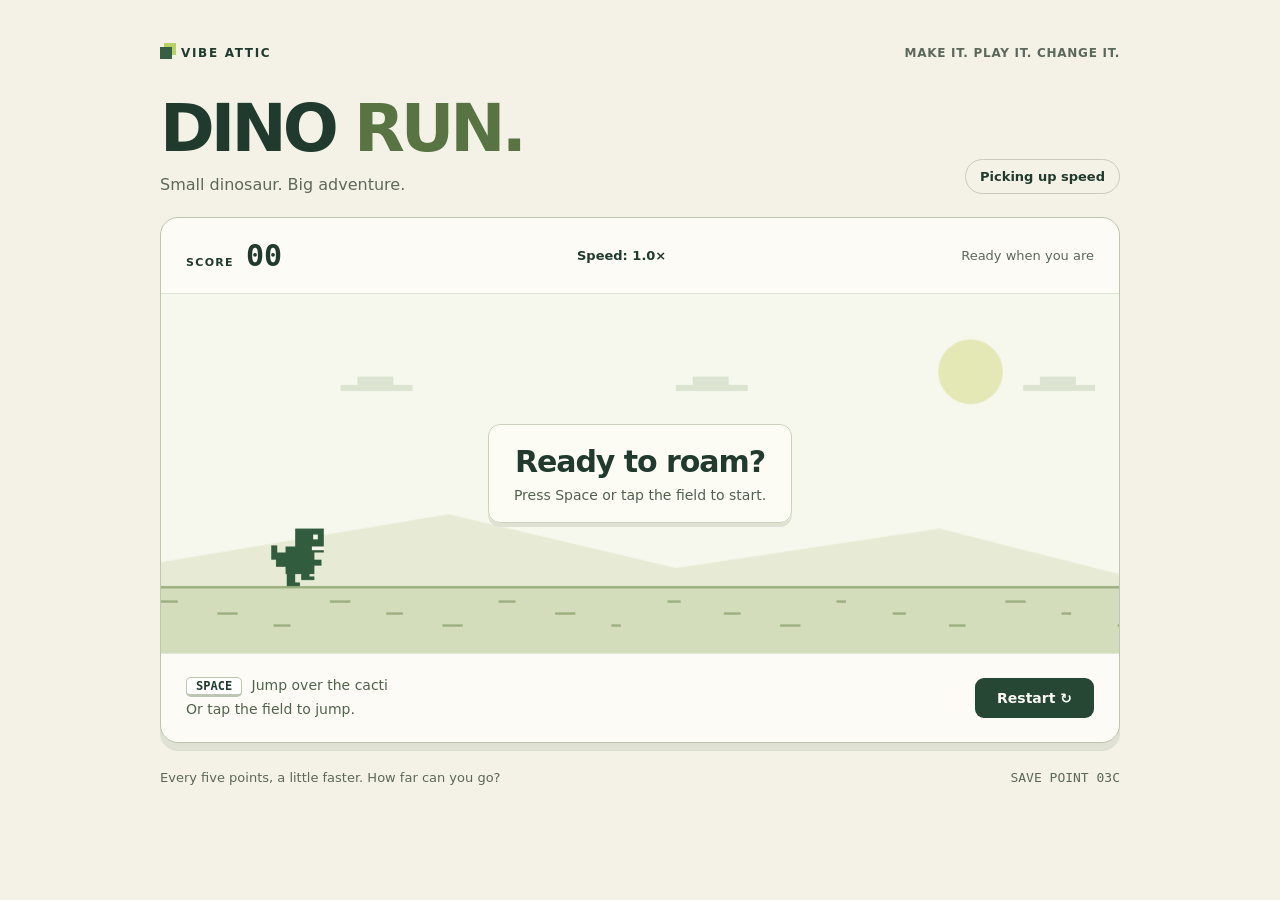
<file: checkpoints/03c-progressive-speed.html>
<!doctype html>
<html lang="en">
<head>
  <meta charset="utf-8">
  <meta name="viewport" content="width=device-width, initial-scale=1">
  <meta name="color-scheme" content="light">
  <title>Dino Run — Picking up speed</title>
  <!--
  Vibe Attic workshop save point 03C: Picking up speed.
  Prepared reference implementation, not an M1/local-model benchmark result.
  Suggested request: Make the cacti faster every 5 points.
  Starts from the higher-jump save point (jumpSpeed 780).
  Self-contained: all styles, drawings, and game logic are in this file.
  Change CONFIG near the start of the script, save, then refresh to experiment.
  -->
  <style>
    :root { color-scheme: light; font-family: ui-sans-serif, system-ui, -apple-system, sans-serif; color: #203b2e; background: #f4f1e7; }
    * { box-sizing: border-box; }
    body { margin: 0; min-height: 100svh; padding: 46px 24px 28px; }
    main { max-width: 960px; margin: auto; }
    .masthead { display: flex; justify-content: space-between; gap: 16px; align-items: center; margin-bottom: 36px; font-size: 12px; font-weight: 750; letter-spacing: .14em; text-transform: uppercase; }
    .brand { display: flex; align-items: center; gap: 9px; }
    .brand-dot { width: 12px; height: 12px; background: #365f43; box-shadow: 4px -4px 0 #b6d164; }
    .edition { color: #5c685b; letter-spacing: .06em; }
    .intro { display: flex; align-items: end; justify-content: space-between; gap: 24px; margin-bottom: 23px; }
    h1 { margin: 0; font-size: clamp(40px, 7vw, 66px); line-height: 1; letter-spacing: -.06em; font-weight: 850; }
    h1 span { color: #577442; }
    .subtitle { margin: 13px 0 0; color: #5c685b; font-size: 16px; }
    .stage { padding: 9px 14px; border: 1px solid #c9ccba; border-radius: 100px; font-size: 13px; font-weight: 650; white-space: nowrap; }
    .game { overflow: hidden; border: 1px solid #bdc6ae; border-radius: 18px; background: #fcfbf5; box-shadow: 0 8px 0 #dfe2d2; }
    .toolbar { display: flex; align-items: center; justify-content: space-between; gap: 12px; padding: 20px 25px; border-bottom: 1px solid #e1e5d7; }
    .scoreboard { display: flex; align-items: baseline; gap: 12px; }
    .score-label { font-size: 11px; font-weight: 750; letter-spacing: .12em; }
    #score { font: 750 30px ui-monospace, monospace; font-variant-numeric: tabular-nums; }
    .status { font-size: 13px; color: #5c685b; }
    #speed { font-size: 13px; font-weight: 650; }
    .playfield { position: relative; background: #f7f8ed; }
    canvas { display: block; width: 100%; height: auto; aspect-ratio: 8 / 3; touch-action: manipulation; cursor: pointer; }
    .overlay { position: absolute; inset: 0; display: grid; place-content: center; text-align: center; pointer-events: none; padding: 16px; }
    .overlay[hidden] { display: none; }
    .message { padding: 19px 25px; background: #fcfbf5f2; border: 1px solid #cbd3be; border-radius: 12px; box-shadow: 0 4px 0 #dfe2d2; }
    .message strong { display: block; font-size: clamp(20px, 4vw, 30px); letter-spacing: -.035em; }
    .message p { margin: 8px 0 0; font-size: 14px; color: #53614f; }
    .controls { display: flex; align-items: center; justify-content: space-between; flex-wrap: wrap; gap: 16px; padding: 20px 25px; border-top: 1px solid #e1e5d7; }
    .hint { color: #52634e; font-size: 14px; line-height: 1.7; margin: 0; }
    kbd { display: inline-block; padding: 1px 9px; margin-right: 5px; border: 1px solid #bbc7b0; border-bottom-width: 3px; border-radius: 5px; font: 650 12px ui-monospace, monospace; color: #203b2e; background: white; }
    button { border: 0; border-radius: 9px; background: #254734; color: #fcfbf5; padding: 12px 22px; font-size: 14px; font-weight: 650; font-family: inherit; cursor: pointer; }
    button:hover { background: #3c6241; }
    button:focus-visible, input:focus-visible, canvas:focus-visible { outline: 3px solid #80953d; outline-offset: 4px; }
    .mode { display: flex; gap: 9px; align-items: center; font-size: 14px; }
    .mode input { width: 18px; height: 18px; accent-color: #365f43; }
    .mode:has(input:disabled) { opacity: .65; }
    .footer { margin-top: 25px; display: flex; justify-content: space-between; gap: 20px; color: #5c685b; font-size: 13px; line-height: 1.6; }
    .footer p { margin: 0; }
    .footer .number { font-family: ui-monospace, monospace; white-space: nowrap; }
    @media (max-width: 560px) {
      body { padding: 24px 14px; }
      .masthead { margin-bottom: 26px; font-size: 10px; }
      .intro { align-items: start; flex-direction: column; gap: 16px; }
      .toolbar, .controls { padding: 15px; }
      .toolbar { flex-wrap: wrap; }
      .footer { flex-direction: column; gap: 5px; }
      .message { padding: 12px 17px; }
      .message p { font-size: 12px; }
    }
  </style>
</head>
<body>
  <main>
    <header class="masthead"><div class="brand"><span class="brand-dot" aria-hidden="true"></span>Vibe Attic</div><span class="edition">Make it. Play it. Change it.</span></header>
    <section class="intro" aria-label="Game title"><div><h1>DINO <span>RUN.</span></h1><p class="subtitle">Small dinosaur. Big adventure.</p></div><span class="stage">Picking up speed</span></section>
    <section class="game" aria-label="Dinosaur runner">
      <div class="toolbar"><div class="scoreboard"><span class="score-label">SCORE</span><output id="score" aria-label="Score">00</output></div><output id="speed" aria-label="Speed multiplier">Speed: 1.0×</output><span class="status" id="status" role="status">Ready when you are</span></div>
      <div class="playfield">
        <canvas id="game" width="800" height="300" tabindex="0" aria-label="Dinosaur runner. Press Space or tap to jump." aria-describedby="instructions">Use a browser with canvas support to play this game.</canvas>
        <div class="overlay" id="overlay"><div class="message"><strong id="message-title">Ready to roam?</strong><p id="message-detail">Press Space or tap the field to start.</p></div></div>
      </div>
      <div class="controls">
        <p class="hint" id="instructions"><kbd>SPACE</kbd> Jump over the cacti<br>Or tap the field to jump.</p>
        
        <button id="restart" type="button">Restart ↻</button>
      </div>
    </section>
    <footer class="footer"><p>Every five points, a little faster. How far can you go?</p><p class="number">SAVE POINT 03C</p></footer>
  </main>
  <script>
'use strict';

// EXPERIMENT HERE: change one number, save, and refresh the browser.
const CONFIG = {
  runSpeed: 300,           // Pixels per second.
  jumpSpeed: 780,          // Positive strength; jumping moves UP (negative velocity).
  gravity: 2000,          // Acceleration DOWN, in pixels per second squared.
  minObstacleGap: 1.4,    // Seconds between cacti.
  maxObstacleGap: 2.0,
  showHitboxes: false     // Reveal the rectangles used to detect collisions.
};

const canvas = document.getElementById('game');
const ctx = canvas.getContext('2d');
const scoreLabel = document.getElementById('score');
const statusLabel = document.getElementById('status');
const overlay = document.getElementById('overlay');
const messageTitle = document.getElementById('message-title');
const messageDetail = document.getElementById('message-detail');
const speedLabel = document.getElementById('speed');

const GROUND = 244;
const dino = { x: 92, y: GROUND - 48, width: 44, height: 48, velocityY: 0 };
const state = { mode: 'ready', score: 0, obstacles: [], spawnTimer: 1.0, distance: 0 };
let lastTime = null;

function updateHud() {
  scoreLabel.textContent = String(state.score).padStart(2, '0');
  statusLabel.textContent = state.mode === 'ready' ? 'Ready when you are' : state.mode === 'running' ? 'Keep going!' : 'Try another run';
  speedLabel.textContent = 'Speed: ' + speedMultiplier().toFixed(1) + '×';
  
  overlay.hidden = state.mode === 'running';
  messageTitle.textContent = state.mode === 'gameover' ? 'A prickly ending!' : 'Ready to roam?';
  messageDetail.textContent = state.mode === 'gameover' ? 'You passed ' + state.score + (state.score === 1 ? ' cactus.' : ' cacti.') + ' Press Restart to try again.' : 'Press Space or tap the field to start.';
}

function restart() {
  state.mode = 'ready';
  state.score = 0;
  state.obstacles = [];
  state.spawnTimer = 1.0;
  state.distance = 0;
  
  dino.y = GROUND - dino.height;
  dino.velocityY = 0;
  lastTime = null;
  updateHud();
}

// INPUT: each new key press requests one jump.
function jump() {
  if (state.mode === 'gameover') return;
  if (state.mode === 'ready') {
    state.mode = 'running';
    updateHud();
  }
  if (dino.y + dino.height < GROUND) return;
  dino.velocityY = -CONFIG.jumpSpeed;
}

window.addEventListener('keydown', event => {
  if (event.code !== 'Space' || event.target.tagName === 'INPUT') return;
  event.preventDefault();
  if (!event.repeat) jump();
});
canvas.addEventListener('pointerdown', event => {
  if (event.button !== 0) return;
  canvas.focus({ preventScroll: true });
  jump();
});
document.getElementById('restart').addEventListener('click', () => {
  restart();
  canvas.focus({ preventScroll: true });
});

// Score changes the multiplier, never the original configured speed.
function speedMultiplier() {
  return Math.min(1 + Math.floor(state.score / 5) * 0.1, 1.8);
}

// COLLISION: two rectangles touch when their horizontal and vertical ranges overlap.
function overlaps(a, b) {
  return a.x < b.x + b.width && a.x + a.width > b.x &&
    a.y < b.y + b.height && a.y + a.height > b.y;
}

function update(seconds) {
  if (state.mode !== 'running') return;
  const speed = CONFIG.runSpeed * speedMultiplier();
  const gravity = CONFIG.gravity;

  // JUMP: speed changes position; gravity changes speed.
  dino.y += dino.velocityY * seconds + 0.5 * gravity * seconds * seconds;
  dino.velocityY += gravity * seconds;
  if (dino.y + dino.height >= GROUND) {
    dino.y = GROUND - dino.height;
    dino.velocityY = 0;
    
  }

  state.distance += speed * seconds;
  state.spawnTimer -= seconds;
  if (state.spawnTimer <= 0) {
    state.obstacles.push({ x: canvas.width + 12, y: GROUND - 42, width: 28, height: 42, passed: false });
    state.spawnTimer = CONFIG.minObstacleGap + Math.random() * (CONFIG.maxObstacleGap - CONFIG.minObstacleGap);
  }

  for (const cactus of state.obstacles) {
    cactus.x -= speed * seconds;
    if (overlaps(dino, cactus)) {
      state.mode = 'gameover';
      updateHud();
      return;
    }
    if (!cactus.passed && cactus.x + cactus.width < dino.x) {
      cactus.passed = true;
      state.score += 1;
      updateHud();
    }
  }
  state.obstacles = state.obstacles.filter(cactus => cactus.x + cactus.width >= 0);
}

// DRAWING: pictures follow the game state. They don't decide the rules.
function drawDinosaur() {
  const x = dino.x, y = Math.round(dino.y);
  ctx.fillStyle = '#315c3e';
  ctx.fillRect(x + 20, y, 24, 20);       // Head.
  ctx.fillRect(x + 12, y + 15, 24, 23); // Body.
  ctx.fillRect(x + 4, y + 20, 12, 12);  // Tail.
  ctx.fillRect(x, y + 14, 5, 12);
  ctx.fillRect(x + 31, y + 26, 11, 5);  // Arm.
  const stride = state.mode === 'running' && dino.velocityY === 0 ? Math.floor(state.distance / 26) % 2 : 0;
  ctx.fillRect(x + 13, y + 36, 7, stride ? 7 : 12);
  ctx.fillRect(x + 25, y + 36, 7, stride ? 12 : 7);
  ctx.fillRect(x + 13, y + (stride ? 40 : 45), 11, 3);
  ctx.fillRect(x + 25, y + (stride ? 45 : 40), 11, 3);
  ctx.fillStyle = '#f7f8ed';
  ctx.fillRect(x + 35, y + 5, 4, 4);
  ctx.fillRect(x + 34, y + 15, 10, 3);
}

function drawCactus(cactus) {
  const x = Math.round(cactus.x), y = cactus.y;
  ctx.fillStyle = '#62854b';
  ctx.fillRect(x + 10, y, 9, 42);
  ctx.fillRect(x, y + 12, 6, 15);
  ctx.fillRect(x, y + 23, 12, 6);
  ctx.fillRect(x + 22, y + 7, 6, 17);
  ctx.fillRect(x + 16, y + 20, 12, 6);
  ctx.fillStyle = '#86a264';
  ctx.fillRect(x + 12, y + 4, 2, 34);
}

function draw() {
  ctx.fillStyle = '#f7f8ed';
  ctx.fillRect(0, 0, canvas.width, canvas.height);
  ctx.fillStyle = '#e3e8b4';
  ctx.beginPath(); ctx.arc(676, 65, 27, 0, Math.PI * 2); ctx.fill();
  ctx.fillStyle = '#dce3d0';
  for (const baseX of [220, 500, 790]) {
    const x = ((baseX - state.distance * 0.13) % 1000 + 1000) % 1000 - 70;
    ctx.fillRect(x, 76, 60, 5); ctx.fillRect(x + 14, 69, 30, 7);
  }

  ctx.save();
  // Follow very high jumps so the dinosaur stays visible in Moon/double-jump mode.
  ctx.translate(0, Math.max(0, 24 - dino.y));
  ctx.fillStyle = '#e7ebd5';
  ctx.beginPath(); ctx.moveTo(0, GROUND); ctx.lineTo(0, GROUND - 20);
  ctx.lineTo(240, GROUND - 60); ctx.lineTo(430, GROUND - 15);
  ctx.lineTo(650, GROUND - 48); ctx.lineTo(800, GROUND - 10);
  ctx.lineTo(800, GROUND); ctx.fill();
  ctx.fillStyle = '#d4ddbb';
  ctx.fillRect(0, GROUND, canvas.width, canvas.height);
  ctx.fillStyle = '#9aae7f';
  ctx.fillRect(0, GROUND, canvas.width, 2);
  for (let i = 0; i < 24; i++) {
    const x = ((i * 47 - state.distance) % 846 + 846) % 846;
    ctx.fillRect(x, GROUND + 12 + (i % 3) * 10, 8 + (i % 4) * 3, 2);
  }
  drawDinosaur();
  for (const cactus of state.obstacles) drawCactus(cactus);
  if (CONFIG.showHitboxes) {
    ctx.strokeStyle = '#c83b44'; ctx.lineWidth = 1.5;
    for (const box of [dino, ...state.obstacles]) ctx.strokeRect(box.x, box.y, box.width, box.height);
  }
  ctx.restore();
}

// ONE LOOP: update the world, draw it, then ask for another animation frame.
function frame(time) {
  const seconds = lastTime === null ? 0 : Math.min(Math.max((time - lastTime) / 1000, 0), 0.05);
  lastTime = time;
  update(seconds);
  draw();
  requestAnimationFrame(frame);
}

restart();
draw();
requestAnimationFrame(frame);
  </script>
</body>
</html>
</file>
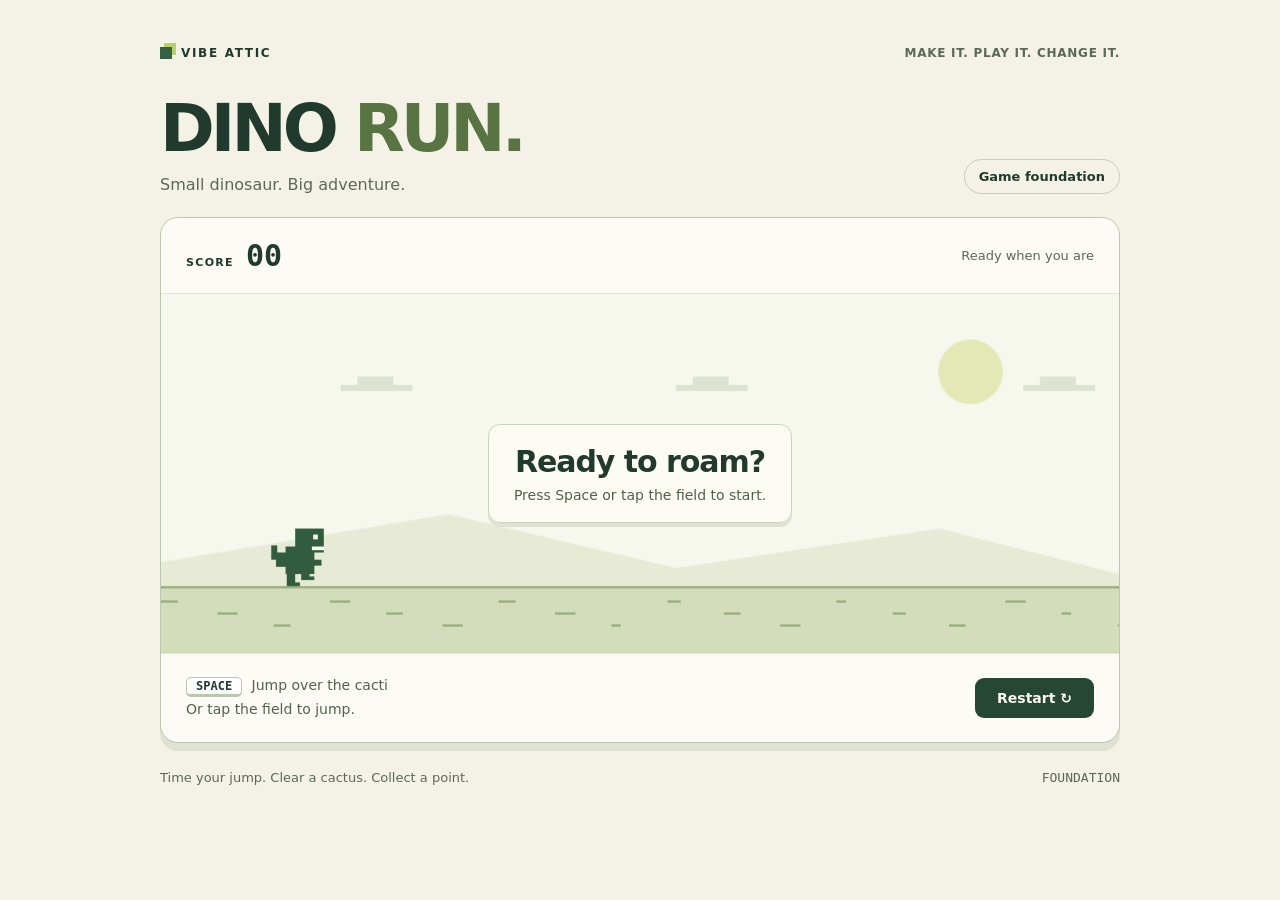
<file: foundation/runner.html>
<!doctype html>
<html lang="en">
<head>
  <meta charset="utf-8">
  <meta name="viewport" content="width=device-width, initial-scale=1">
  <meta name="color-scheme" content="light">
  <title>Dino Run — Game foundation</title>
  <!--
  Ready game foundation extracted from checkpoints/01-baseline.html.
  Prepared reference code, not an M1/local-model output or timing result.
  Page, styles, drawings, and baseline rules are supplied together in this file.
  Copy to root index.html before making a participant's requested changes.
  See AGENTS.md for short step guides. Start at EDIT: CONFIG or EDIT: RULES.
  -->
  <!-- RESOURCE: STYLES — reuse the supplied layout. -->
  <style>
    :root { color-scheme: light; font-family: ui-sans-serif, system-ui, -apple-system, sans-serif; color: #203b2e; background: #f4f1e7; }
    * { box-sizing: border-box; }
    body { margin: 0; min-height: 100svh; padding: 46px 24px 28px; }
    main { max-width: 960px; margin: auto; }
    .masthead { display: flex; justify-content: space-between; gap: 16px; align-items: center; margin-bottom: 36px; font-size: 12px; font-weight: 750; letter-spacing: .14em; text-transform: uppercase; }
    .brand { display: flex; align-items: center; gap: 9px; }
    .brand-dot { width: 12px; height: 12px; background: #365f43; box-shadow: 4px -4px 0 #b6d164; }
    .edition { color: #5c685b; letter-spacing: .06em; }
    .intro { display: flex; align-items: end; justify-content: space-between; gap: 24px; margin-bottom: 23px; }
    h1 { margin: 0; font-size: clamp(40px, 7vw, 66px); line-height: 1; letter-spacing: -.06em; font-weight: 850; }
    h1 span { color: #577442; }
    .subtitle { margin: 13px 0 0; color: #5c685b; font-size: 16px; }
    .stage { padding: 9px 14px; border: 1px solid #c9ccba; border-radius: 100px; font-size: 13px; font-weight: 650; white-space: nowrap; }
    .game { overflow: hidden; border: 1px solid #bdc6ae; border-radius: 18px; background: #fcfbf5; box-shadow: 0 8px 0 #dfe2d2; }
    .toolbar { display: flex; align-items: center; justify-content: space-between; gap: 12px; padding: 20px 25px; border-bottom: 1px solid #e1e5d7; }
    .scoreboard { display: flex; align-items: baseline; gap: 12px; }
    .score-label { font-size: 11px; font-weight: 750; letter-spacing: .12em; }
    #score { font: 750 30px ui-monospace, monospace; font-variant-numeric: tabular-nums; }
    .status { font-size: 13px; color: #5c685b; }
    #speed { font-size: 13px; font-weight: 650; }
    .playfield { position: relative; background: #f7f8ed; }
    canvas { display: block; width: 100%; height: auto; aspect-ratio: 8 / 3; touch-action: manipulation; cursor: pointer; }
    .overlay { position: absolute; inset: 0; display: grid; place-content: center; text-align: center; pointer-events: none; padding: 16px; }
    .overlay[hidden] { display: none; }
    .message { padding: 19px 25px; background: #fcfbf5f2; border: 1px solid #cbd3be; border-radius: 12px; box-shadow: 0 4px 0 #dfe2d2; }
    .message strong { display: block; font-size: clamp(20px, 4vw, 30px); letter-spacing: -.035em; }
    .message p { margin: 8px 0 0; font-size: 14px; color: #53614f; }
    .controls { display: flex; align-items: center; justify-content: space-between; flex-wrap: wrap; gap: 16px; padding: 20px 25px; border-top: 1px solid #e1e5d7; }
    .hint { color: #52634e; font-size: 14px; line-height: 1.7; margin: 0; }
    kbd { display: inline-block; padding: 1px 9px; margin-right: 5px; border: 1px solid #bbc7b0; border-bottom-width: 3px; border-radius: 5px; font: 650 12px ui-monospace, monospace; color: #203b2e; background: white; }
    button { border: 0; border-radius: 9px; background: #254734; color: #fcfbf5; padding: 12px 22px; font-size: 14px; font-weight: 650; font-family: inherit; cursor: pointer; }
    button:hover { background: #3c6241; }
    button:focus-visible, input:focus-visible, canvas:focus-visible { outline: 3px solid #80953d; outline-offset: 4px; }
    .mode { display: flex; gap: 9px; align-items: center; font-size: 14px; }
    .mode input { width: 18px; height: 18px; accent-color: #365f43; }
    .mode:has(input:disabled) { opacity: .65; }
    .footer { margin-top: 25px; display: flex; justify-content: space-between; gap: 20px; color: #5c685b; font-size: 13px; line-height: 1.6; }
    .footer p { margin: 0; }
    .footer .number { font-family: ui-monospace, monospace; white-space: nowrap; }
    @media (max-width: 560px) {
      body { padding: 24px 14px; }
      .masthead { margin-bottom: 26px; font-size: 10px; }
      .intro { align-items: start; flex-direction: column; gap: 16px; }
      .toolbar, .controls { padding: 15px; }
      .toolbar { flex-wrap: wrap; }
      .footer { flex-direction: column; gap: 5px; }
      .message { padding: 12px 17px; }
      .message p { font-size: 12px; }
    }
  </style>
</head>
<body>
  <!-- RESOURCE: PAGE — score, canvas, instructions, and restart. -->
  <main>
    <header class="masthead"><div class="brand"><span class="brand-dot" aria-hidden="true"></span>Vibe Attic</div><span class="edition">Make it. Play it. Change it.</span></header>
    <section class="intro" aria-label="Game title"><div><h1>DINO <span>RUN.</span></h1><p class="subtitle">Small dinosaur. Big adventure.</p></div><span class="stage">Game foundation</span></section>
    <section class="game" aria-label="Dinosaur runner">
      <div class="toolbar"><div class="scoreboard"><span class="score-label">SCORE</span><output id="score" aria-label="Score">00</output></div><span class="status" id="status" role="status">Ready when you are</span></div>
      <div class="playfield">
        <canvas id="game" width="800" height="300" tabindex="0" aria-label="Dinosaur runner. Press Space or tap to jump." aria-describedby="instructions">Use a browser with canvas support to play this game.</canvas>
        <div class="overlay" id="overlay"><div class="message"><strong id="message-title">Ready to roam?</strong><p id="message-detail">Press Space or tap the field to start.</p></div></div>
      </div>
      <div class="controls">
        <p class="hint" id="instructions"><kbd>SPACE</kbd> Jump over the cacti<br>Or tap the field to jump.</p>
        
        <button id="restart" type="button">Restart ↻</button>
      </div>
    </section>
    <footer class="footer"><p>Time your jump. Clear a cactus. Collect a point.</p><p class="number">FOUNDATION</p></footer>
  </main>
  <script>
'use strict';

// EDIT: CONFIG
// EXPERIMENT HERE: change one number, save, and refresh the browser.
const CONFIG = {
  runSpeed: 300,           // Pixels per second.
  jumpSpeed: 650,          // Positive strength; jumping moves UP (negative velocity).
  gravity: 2000,          // Acceleration DOWN, in pixels per second squared.
  minObstacleGap: 1.4,    // Seconds between cacti.
  maxObstacleGap: 2.0,
  showHitboxes: false     // Reveal the rectangles used to detect collisions.
};

// EDIT: RULES — state, input, jumping, collisions, score, and restart.
const canvas = document.getElementById('game');
const ctx = canvas.getContext('2d');
const scoreLabel = document.getElementById('score');
const statusLabel = document.getElementById('status');
const overlay = document.getElementById('overlay');
const messageTitle = document.getElementById('message-title');
const messageDetail = document.getElementById('message-detail');

const GROUND = 244;
const dino = { x: 92, y: GROUND - 48, width: 44, height: 48, velocityY: 0 };
const state = { mode: 'ready', score: 0, obstacles: [], spawnTimer: 1.0, distance: 0 };
let lastTime = null;

function updateHud() {
  scoreLabel.textContent = String(state.score).padStart(2, '0');
  statusLabel.textContent = state.mode === 'ready' ? 'Ready when you are' : state.mode === 'running' ? 'Keep going!' : 'Try another run';
  
  
  overlay.hidden = state.mode === 'running';
  messageTitle.textContent = state.mode === 'gameover' ? 'A prickly ending!' : 'Ready to roam?';
  messageDetail.textContent = state.mode === 'gameover' ? 'You passed ' + state.score + (state.score === 1 ? ' cactus.' : ' cacti.') + ' Press Restart to try again.' : 'Press Space or tap the field to start.';
}

function restart() {
  state.mode = 'ready';
  state.score = 0;
  state.obstacles = [];
  state.spawnTimer = 1.0;
  state.distance = 0;
  
  dino.y = GROUND - dino.height;
  dino.velocityY = 0;
  lastTime = null;
  updateHud();
}

// INPUT: each new key press requests one jump.
function jump() {
  if (state.mode === 'gameover') return;
  if (state.mode === 'ready') {
    state.mode = 'running';
    updateHud();
  }
  if (dino.y + dino.height < GROUND) return;
  dino.velocityY = -CONFIG.jumpSpeed;
}

window.addEventListener('keydown', event => {
  if (event.code !== 'Space' || event.target.tagName === 'INPUT') return;
  event.preventDefault();
  if (!event.repeat) jump();
});
canvas.addEventListener('pointerdown', event => {
  if (event.button !== 0) return;
  canvas.focus({ preventScroll: true });
  jump();
});
document.getElementById('restart').addEventListener('click', () => {
  restart();
  canvas.focus({ preventScroll: true });
});

// COLLISION: two rectangles touch when their horizontal and vertical ranges overlap.
function overlaps(a, b) {
  return a.x < b.x + b.width && a.x + a.width > b.x &&
    a.y < b.y + b.height && a.y + a.height > b.y;
}

function update(seconds) {
  if (state.mode !== 'running') return;
  const speed = CONFIG.runSpeed;
  const gravity = CONFIG.gravity;

  // JUMP: speed changes position; gravity changes speed.
  dino.y += dino.velocityY * seconds + 0.5 * gravity * seconds * seconds;
  dino.velocityY += gravity * seconds;
  if (dino.y + dino.height >= GROUND) {
    dino.y = GROUND - dino.height;
    dino.velocityY = 0;
    
  }

  state.distance += speed * seconds;
  state.spawnTimer -= seconds;
  if (state.spawnTimer <= 0) {
    state.obstacles.push({ x: canvas.width + 12, y: GROUND - 42, width: 28, height: 42, passed: false });
    state.spawnTimer = CONFIG.minObstacleGap + Math.random() * (CONFIG.maxObstacleGap - CONFIG.minObstacleGap);
  }

  for (const cactus of state.obstacles) {
    cactus.x -= speed * seconds;
    if (overlaps(dino, cactus)) {
      state.mode = 'gameover';
      updateHud();
      return;
    }
    if (!cactus.passed && cactus.x + cactus.width < dino.x) {
      cactus.passed = true;
      state.score += 1;
      updateHud();
    }
  }
  state.obstacles = state.obstacles.filter(cactus => cactus.x + cactus.width >= 0);
}

// END EDIT: RULES

// RESOURCE: DRAWINGS
// DRAWING: pictures follow the game state. They don't decide the rules.
function drawDinosaur() {
  const x = dino.x, y = Math.round(dino.y);
  ctx.fillStyle = '#315c3e';
  ctx.fillRect(x + 20, y, 24, 20);       // Head.
  ctx.fillRect(x + 12, y + 15, 24, 23); // Body.
  ctx.fillRect(x + 4, y + 20, 12, 12);  // Tail.
  ctx.fillRect(x, y + 14, 5, 12);
  ctx.fillRect(x + 31, y + 26, 11, 5);  // Arm.
  const stride = state.mode === 'running' && dino.velocityY === 0 ? Math.floor(state.distance / 26) % 2 : 0;
  ctx.fillRect(x + 13, y + 36, 7, stride ? 7 : 12);
  ctx.fillRect(x + 25, y + 36, 7, stride ? 12 : 7);
  ctx.fillRect(x + 13, y + (stride ? 40 : 45), 11, 3);
  ctx.fillRect(x + 25, y + (stride ? 45 : 40), 11, 3);
  ctx.fillStyle = '#f7f8ed';
  ctx.fillRect(x + 35, y + 5, 4, 4);
  ctx.fillRect(x + 34, y + 15, 10, 3);
}

function drawCactus(cactus) {
  const x = Math.round(cactus.x), y = cactus.y;
  ctx.fillStyle = '#62854b';
  ctx.fillRect(x + 10, y, 9, 42);
  ctx.fillRect(x, y + 12, 6, 15);
  ctx.fillRect(x, y + 23, 12, 6);
  ctx.fillRect(x + 22, y + 7, 6, 17);
  ctx.fillRect(x + 16, y + 20, 12, 6);
  ctx.fillStyle = '#86a264';
  ctx.fillRect(x + 12, y + 4, 2, 34);
}

function draw() {
  ctx.fillStyle = '#f7f8ed';
  ctx.fillRect(0, 0, canvas.width, canvas.height);
  ctx.fillStyle = '#e3e8b4';
  ctx.beginPath(); ctx.arc(676, 65, 27, 0, Math.PI * 2); ctx.fill();
  ctx.fillStyle = '#dce3d0';
  for (const baseX of [220, 500, 790]) {
    const x = ((baseX - state.distance * 0.13) % 1000 + 1000) % 1000 - 70;
    ctx.fillRect(x, 76, 60, 5); ctx.fillRect(x + 14, 69, 30, 7);
  }

  ctx.save();
  // Follow very high jumps so the dinosaur stays visible in Moon/double-jump mode.
  ctx.translate(0, Math.max(0, 24 - dino.y));
  ctx.fillStyle = '#e7ebd5';
  ctx.beginPath(); ctx.moveTo(0, GROUND); ctx.lineTo(0, GROUND - 20);
  ctx.lineTo(240, GROUND - 60); ctx.lineTo(430, GROUND - 15);
  ctx.lineTo(650, GROUND - 48); ctx.lineTo(800, GROUND - 10);
  ctx.lineTo(800, GROUND); ctx.fill();
  ctx.fillStyle = '#d4ddbb';
  ctx.fillRect(0, GROUND, canvas.width, canvas.height);
  ctx.fillStyle = '#9aae7f';
  ctx.fillRect(0, GROUND, canvas.width, 2);
  for (let i = 0; i < 24; i++) {
    const x = ((i * 47 - state.distance) % 846 + 846) % 846;
    ctx.fillRect(x, GROUND + 12 + (i % 3) * 10, 8 + (i % 4) * 3, 2);
  }
  drawDinosaur();
  for (const cactus of state.obstacles) drawCactus(cactus);
  if (CONFIG.showHitboxes) {
    ctx.strokeStyle = '#c83b44'; ctx.lineWidth = 1.5;
    for (const box of [dino, ...state.obstacles]) ctx.strokeRect(box.x, box.y, box.width, box.height);
  }
  ctx.restore();
}

// END RESOURCE: DRAWINGS

// RESOURCE: LOOP — restart resets state; it never starts another loop.
// ONE LOOP: update the world, draw it, then ask for another animation frame.
function frame(time) {
  const seconds = lastTime === null ? 0 : Math.min(Math.max((time - lastTime) / 1000, 0), 0.05);
  lastTime = time;
  update(seconds);
  draw();
  requestAnimationFrame(frame);
}

restart();
draw();
requestAnimationFrame(frame);
  </script>
</body>
</html>
</file>
<file: presentation/style.css>
/* Vibe Coding TV deck. Everything is laid out on a fixed 1920 × 1080 stage that deck.js scales to the screen. */

:root {
  --bg: #212121;
  --ink: #ffffff;
  --ink-dim: #b4b4bd;
  --pink: #ff2494;
  --magenta: #ff5bf4;
  --orange: #fd8300;
  --yellow: #f8ee06;
  --green: #04f05c;
  --blue: #3d9bff;
  --cyan: #01c4f6;
  --violet: #b6adff;

  --sans: "JetBrains Sans", "Avenir Next", "Avenir", "Montserrat", "Inter", "Segoe UI", system-ui, sans-serif;
  --mono: "JetBrains Mono", "SF Mono", "Menlo", "Cascadia Mono", "Consolas", monospace;
  --line: 3px;
}

*, *::before, *::after { box-sizing: border-box; }

html, body {
  height: 100%;
  margin: 0;
  overflow: hidden;
  background: var(--bg);
}

body {
  color: var(--ink);
  font-family: var(--sans);
  font-weight: 600;
  -webkit-font-smoothing: antialiased;
  user-select: none;
  -webkit-user-select: none;
}

body.cursor-hidden { cursor: none; }

.stage {
  position: absolute;
  left: 50%;
  top: 50%;
  width: 1920px;
  height: 1080px;
  overflow: hidden;
  background: var(--bg);
  transform: translate(-50%, -50%) scale(var(--scale, 1));
  transform-origin: 50% 50%;
}

/* ---------- Slides ---------- */

.slide {
  position: absolute;
  inset: 0;
  display: flex;
  flex-direction: column;
  padding: 78px 120px 130px;
  opacity: 0;
  visibility: hidden;
  transition: opacity .28s ease, visibility 0s linear .28s;
}

.slide.is-active {
  opacity: 1;
  visibility: visible;
  transition: opacity .28s ease;
}

.slide > *:not(.decor) { position: relative; z-index: 1; }

[data-step] { opacity: 0; transition: opacity .35s ease; }
[data-step].is-shown { opacity: 1; }

.slide-head {
  display: flex;
  align-items: center;
  justify-content: space-between;
  min-height: 56px;
  margin-bottom: 30px;
}

/* Map-style label: a colored bar with colored capitals */
.tag {
  --c: var(--ink);
  display: inline-block;
  margin: 0;
  padding: 3px 0 3px 18px;
  border-left: 6px solid var(--c);
  color: var(--c);
  font-size: 34px;
  font-weight: 800;
  line-height: 1.16;
  letter-spacing: .02em;
  text-transform: uppercase;
}

.tag--lg { font-size: 50px; border-left-width: 8px; padding-left: 24px; }

.dim { color: var(--ink-dim); }

.stepper {
  display: flex;
  align-items: center;
  gap: 22px;
  font-size: 28px;
  font-weight: 800;
  letter-spacing: .08em;
  text-transform: uppercase;
}

.dots { display: flex; gap: 12px; margin: 0; padding: 0; list-style: none; }
.dots li { width: 26px; height: 26px; border: 4px solid var(--ink); border-radius: 50%; }
.dots li.on { background: var(--yellow); border-color: var(--yellow); }

.headline {
  display: flex;
  align-items: center;
  gap: 34px;
  margin-bottom: 40px;
}

.headline--tight { margin-bottom: 28px; }

.h1 {
  margin: 0;
  font-size: 112px;
  font-weight: 800;
  line-height: 1;
  letter-spacing: -.015em;
  text-transform: uppercase;
  text-wrap: balance;
}

.h1--sm { font-size: 88px; }
.h1.fit { white-space: nowrap; }

/* Map-style number: black disc, white ring */
.badge {
  flex: none;
  display: grid;
  place-items: center;
  width: 124px;
  height: 124px;
  border: 9px solid var(--ink);
  border-radius: 50%;
  background: #000;
  font-size: 70px;
  font-weight: 800;
  line-height: 1;
}

.badge--md { width: 96px; height: 96px; border-width: 7px; font-size: 52px; }
.badge--sm { width: 68px; height: 68px; border-width: 5px; font-size: 36px; }

/* ---------- Panel: the table look, used for things to type ---------- */

.panel { border: var(--line) solid var(--ink); background: var(--bg); }

.panel-head {
  display: flex;
  align-items: baseline;
  justify-content: space-between;
  gap: 24px;
  padding: 15px 30px 13px;
  border-bottom: var(--line) solid var(--ink);
  font-size: 30px;
  font-weight: 800;
  letter-spacing: .05em;
  text-transform: uppercase;
}

.panel-head .dim { font-weight: 700; letter-spacing: .03em; }

.panel-body { padding: 40px 44px; }

.panel-body--cmd {
  padding: 46px 44px 92px;
  text-align: center;
  white-space: nowrap;
}

.cmd {
  --c: var(--green);
  display: inline-block;
  color: var(--c);
  font-family: var(--mono);
  font-size: 160px;
  font-weight: 700;
  line-height: 1.1;
  white-space: pre;
  user-select: text;
  -webkit-user-select: text;
}

.cmd--password { font-size: 210px; letter-spacing: .1em; margin-right: -.1em; }
.cmd--md { font-size: 84px; }

/* A visible marker under easy-to-miss characters */
.gap { position: relative; display: inline-block; }

.gap::after {
  content: attr(data-label);
  position: absolute;
  left: 8%;
  right: 8%;
  top: 100%;
  margin-top: 4px;
  padding-top: 8px;
  border-top: 5px solid var(--ink-dim);
  color: var(--ink-dim);
  font-family: var(--sans);
  font-size: 22px;
  font-weight: 800;
  letter-spacing: .06em;
  line-height: 1;
  text-align: center;
  text-transform: uppercase;
}

.cursor {
  display: inline-block;
  width: .5em;
  height: .92em;
  margin-left: .1em;
  background: var(--pink);
  vertical-align: -.1em;
  animation: blink 1.1s steps(1) infinite;
}

@keyframes blink { 50% { opacity: 0; } }

.after {
  display: flex;
  align-items: center;
  gap: 26px;
  margin-top: 34px;
  font-size: 40px;
  font-weight: 800;
  letter-spacing: .03em;
  text-transform: uppercase;
}

.after .dim { font-size: 34px; font-weight: 700; letter-spacing: 0; text-transform: none; margin-left: 18px; }

/* Keycaps */
kbd { font-family: var(--sans); }

.key {
  flex: none;
  display: inline-flex;
  align-items: center;
  justify-content: center;
  gap: 14px;
  min-width: 118px;
  height: 100px;
  padding: 0 26px;
  border: var(--line) solid var(--ink);
  border-bottom-width: 10px;
  border-radius: 16px;
  background: #000;
  font-size: 36px;
  font-weight: 800;
  letter-spacing: .04em;
  text-transform: uppercase;
}

.key b { font-size: 52px; font-weight: 700; line-height: 1; }
.key--wide { min-width: 250px; }
.key--space { min-width: 330px; }
.key--xl { height: 124px; min-width: 460px; font-size: 44px; }

.plus-sign { font-size: 56px; font-weight: 800; }

/* ---------- Open Terminal flow ---------- */

.flow {
  display: flex;
  align-items: flex-end;
  justify-content: space-between;
  padding: 36px 44px 48px;
}

.flow-item { display: flex; flex-direction: column; gap: 22px; }
.flow-keys { display: flex; align-items: center; gap: 18px; }

.flow-cap {
  color: var(--ink-dim);
  font-size: 28px;
  font-weight: 800;
  letter-spacing: .08em;
  text-transform: uppercase;
}

.flow .cmd--md { height: 100px; line-height: 100px; }

.chev-sep {
  flex: none;
  width: 45px;
  height: 70px;
  margin-bottom: 15px;
  background: linear-gradient(180deg, #ee7f43, #ea4d84);
  clip-path: polygon(0 14%, 21.9% 0, 100% 50%, 21.9% 100%, 0 86%, 56.25% 50%);
}

.term-icon {
  flex: none;
  display: grid;
  place-items: center;
  width: 96px;
  height: 96px;
  border: var(--line) solid var(--ink);
  border-radius: 22px;
  background: #000;
  font-family: var(--mono);
  font-size: 40px;
  font-weight: 700;
  letter-spacing: -.04em;
  text-transform: none;
}

.after .term-icon + .dim { margin-left: 0; }

/* ---------- Ready check: the activity-table look ---------- */

.split { display: flex; align-items: center; gap: 70px; flex: 1; min-height: 0; }
.split--table { align-items: flex-start; gap: 56px; padding-top: 30px; padding-left: 50px; }

.grid-table {
  position: relative;
  z-index: 0;
  border-collapse: collapse;
  font-size: 44px;
  font-weight: 700;
  text-transform: uppercase;
}

.grid-table th, .grid-table td {
  border: var(--line) solid var(--ink);
  background: var(--bg);
  text-align: left;
  vertical-align: middle;
}

.grid-table th { padding: 18px 34px 16px; font-size: 36px; font-weight: 800; letter-spacing: .04em; }
.grid-table td { position: relative; height: 126px; padding: 0 34px; letter-spacing: .01em; }
.grid-table td:first-child { padding-right: 60px; }

.grid-table code {
  --c: var(--green);
  color: var(--c);
  font-family: var(--mono);
  font-size: 54px;
  font-weight: 700;
  text-transform: none;
  white-space: pre;
}

/* Half-hidden number ring hugging the table edge, as on the event map */
.ring {
  position: absolute;
  z-index: -1;
  left: -52px;
  top: 50%;
  display: flex;
  align-items: center;
  width: 88px;
  height: 88px;
  margin-top: -44px;
  padding-left: 17px;
  border: var(--line) solid var(--ink);
  border-radius: 50%;
  font-size: 32px;
  font-weight: 700;
}

.mini-keys { display: inline-flex; align-items: center; gap: 10px; margin-right: 18px; font-size: 34px; vertical-align: middle; }

.mini-keys kbd {
  display: inline-flex;
  align-items: center;
  justify-content: center;
  min-width: 62px;
  height: 58px;
  padding: 0 14px;
  border: 2px solid var(--ink);
  border-bottom-width: 6px;
  border-radius: 10px;
  background: #000;
  font-size: 26px;
  font-weight: 800;
}

.ready-call { align-self: flex-end; padding-bottom: 190px; white-space: nowrap; }
.ready-call .tag--lg { font-size: 46px; }

/* ---------- Prompts ---------- */

.prompt { display: flex; gap: 30px; padding: 40px 44px 44px 38px; }

.prompt-mark {
  flex: none;
  width: 36px;
  height: 56px;
  margin-top: 22px;
  background: linear-gradient(180deg, #ee7f43, #ea4d84);
  clip-path: polygon(0 14%, 21.9% 0, 100% 50%, 21.9% 100%, 0 86%, 56.25% 50%);
}

.prompt-text {
  margin: 0;
  font-size: 80px;
  font-weight: 600;
  line-height: 1.25;
  letter-spacing: -.005em;
  text-wrap: balance;
  user-select: text;
  -webkit-user-select: text;
}

.prompt-text--blanks { font-size: 60px; line-height: 1.55; text-wrap: pretty; }

.blank {
  --c: var(--pink);
  padding: 0 .28em .04em;
  border: var(--line) dashed var(--c);
  border-radius: 12px;
  color: var(--c);
  font-style: italic;
  font-weight: 700;
  white-space: nowrap;
}

.hl { --c: var(--ink); color: var(--c); font-weight: 800; }

.test {
  display: flex;
  align-items: flex-start;
  gap: 34px;
  margin-top: 36px;
}

.test .tag { flex: none; font-size: 38px; margin-top: 4px; }
.test p { margin: 0; font-size: 44px; font-weight: 600; line-height: 1.3; text-wrap: pretty; }

.punch { margin: 30px 0 0; }
.punch .tag { font-size: 42px; border-left-width: 7px; }

/* ---------- Diagram ---------- */

.diagram { flex: 1; min-height: 0; width: 100%; overflow: visible; }

.node rect { fill: var(--bg); stroke: var(--c); stroke-width: 4; }
.node-title { fill: var(--c); font-size: 44px; font-weight: 800; letter-spacing: .02em; text-transform: uppercase; }
.node-sub { fill: var(--ink); font-size: 30px; font-weight: 600; }
.node-sub--sm { font-size: 27px; }
.node-sub--mono { font-family: var(--mono); font-size: 28px; white-space: pre; }
.wire { fill: none; stroke: var(--c); stroke-width: 5; stroke-linejoin: miter; }
.wire-label { fill: var(--ink-dim); font-size: 28px; font-weight: 700; letter-spacing: .02em; }

/* ---------- Play ---------- */

.crumbs { display: flex; align-items: center; gap: 34px; padding: 44px; }

.crumb {
  color: var(--ink);
  font-family: var(--mono);
  font-size: 76px;
  font-weight: 700;
}

.crumb--file { color: var(--green); }
.crumbs .chev-sep { margin: 0; }

.play-row { display: flex; align-items: center; justify-content: space-between; gap: 60px; margin-top: 54px; }
.play-key { display: flex; align-items: center; gap: 36px; }
.play-key .tag { border-left: 0; padding-left: 0; font-size: 60px; }

.notice { margin: 0; padding: 0; list-style: none; font-size: 46px; font-weight: 700; line-height: 1.5; }
.notice li { padding-left: 34px; border-left: 7px solid var(--green); }
.notice li + li { margin-top: 18px; }

/* ---------- Numbered to-do lists ---------- */

.todo { flex: 1; margin: 0; padding: 0; list-style: none; font-size: 42px; font-weight: 600; line-height: 1.25; }
.todo li { display: flex; align-items: center; gap: 28px; }
.todo li + li { margin-top: 30px; }

.todo code {
  --c: var(--ink);
  color: var(--c);
  font-family: var(--mono);
  font-size: .94em;
  font-weight: 700;
  white-space: nowrap;
}

.todo--xl { flex: none; font-size: 68px; font-weight: 700; margin-top: 14px; }
.todo--xl li { gap: 40px; }
.todo--xl li + li { margin-top: 46px; }
.todo--xl .hl { text-transform: uppercase; }

.jump { flex: none; width: 860px; height: auto; overflow: visible; }
.arc { fill: none; stroke: var(--ink); stroke-width: 5; stroke-dasharray: 4 16; stroke-linecap: round; }
.arc--new { stroke: var(--green); stroke-width: 6; }
.arc-label { font-family: var(--mono); font-size: 44px; font-weight: 700; text-anchor: middle; }
.force { fill: none; stroke-width: 7; }
.force-label { font-family: var(--mono); font-size: 36px; font-weight: 700; text-anchor: middle; }
.ground-line { stroke: var(--ink); stroke-width: 3; }
.ground-label { fill: var(--ink); font-size: 28px; font-weight: 600; letter-spacing: .04em; text-transform: uppercase; }

/* ---------- Rule cards ---------- */

.cards { display: grid; grid-template-columns: repeat(3, 1fr); gap: 44px; }

.card {
  --c: var(--ink);
  padding: 34px 38px 38px;
  border: var(--line) solid var(--ink);
  border-top: 12px solid var(--c);
  background: var(--bg);
}

.card-top { display: flex; align-items: center; justify-content: space-between; height: 130px; margin-bottom: 26px; }
.card h2 { margin: 0 0 16px; color: var(--c); font-size: 54px; font-weight: 800; line-height: 1.05; text-transform: uppercase; }
.card p { margin: 0; font-size: 38px; font-weight: 600; line-height: 1.3; text-wrap: balance; }

.icon { display: inline-flex; align-items: center; justify-content: center; }

.icon--jump { flex-direction: column; gap: 2px; }
.icon--jump i {
  width: 96px;
  height: 58px;
  background: linear-gradient(90deg, #5cafee, #6665f5);
  clip-path: polygon(0 78.1%, 50% 0, 100% 78.1%, 86% 100%, 50% 43.75%, 14% 100%);
}

.icon--moon {
  width: 118px;
  height: 118px;
  border-radius: 50%;
  box-shadow: inset -36px 12px 0 0 var(--yellow);
  transform: rotate(-18deg);
}

.icon--float { position: absolute; left: var(--x); top: var(--y); width: 170px; height: 170px; box-shadow: inset -52px 16px 0 0 var(--yellow); }

.icon--speed { gap: 0; }
.icon--speed i {
  width: 58px;
  height: 90px;
  margin-left: -6px;
  background: linear-gradient(180deg, #ee7f43, #ea4d84);
  clip-path: polygon(0 14%, 21.9% 0, 100% 50%, 21.9% 100%, 0 86%, 56.25% 50%);
}

/* ---------- Title ---------- */

.slide--title { padding-top: 120px; }

.title-copy { width: 1000px; }
.title-kicker { display: flex; align-items: center; gap: 28px; margin-bottom: 30px; }
.title-kicker .tag { font-size: 42px; }

.mega {
  margin: 0 0 46px -6px;
  font-size: 210px;
  font-weight: 800;
  line-height: .9;
  letter-spacing: -.03em;
  text-transform: uppercase;
}

.scene {
  position: absolute !important;
  right: 120px;
  bottom: 190px;
  width: 640px;
  height: 520px;
}

.scene-track {
  position: absolute;
  inset: 0 0 58px 0;
  overflow: hidden;
  -webkit-mask-image: linear-gradient(90deg, transparent, #000 9%, #000 91%, transparent);
  mask-image: linear-gradient(90deg, transparent, #000 9%, #000 91%, transparent);
}

.scene-runner { position: absolute; left: 40px; bottom: 0; animation: hop 3.2s linear infinite; }
.scene-cactus { position: absolute; left: 0; bottom: 0; animation: slide-by 3.2s linear infinite; }
.scene-runner svg, .scene-cactus svg { display: block; }

/* The cactus crosses the track once per loop; the dinosaur's hop is timed to clear it. */
@keyframes slide-by {
  from { transform: translateX(660px); }
  to { transform: translateX(-110px); }
}

@keyframes hop {
  0%, 52% { transform: translateY(0); animation-timing-function: cubic-bezier(.5, 1, .89, 1); }
  71% { transform: translateY(-200px); animation-timing-function: cubic-bezier(.11, 0, .5, 0); }
  90%, 100% { transform: translateY(0); }
}

.scene-ground {
  position: absolute;
  left: 0;
  right: 0;
  bottom: 0;
  height: 58px;
  border-top: var(--line) solid var(--ink);
  padding-top: 14px;
  font-size: 28px;
  font-weight: 600;
  letter-spacing: .04em;
  text-transform: uppercase;
}

.frame-b { visibility: hidden; }
.is-running .frame-a { animation: frame-a .36s steps(1) infinite; }
.is-running .frame-b { animation: frame-b .36s steps(1) infinite; }
@keyframes frame-a { 50% { visibility: hidden; } }
@keyframes frame-b { 50% { visibility: visible; } 0%, 100% { visibility: hidden; } }

.keys-hint {
  position: absolute !important;
  right: 120px;
  bottom: 118px;
  margin: 0;
  color: #77777f;
  font-size: 24px;
  font-weight: 700;
  letter-spacing: .06em;
  text-transform: uppercase;
}

/* ---------- Decorative shapes ---------- */

.decor { position: absolute; inset: 0; z-index: 0; pointer-events: none; }

.sh {
  position: absolute;
  left: var(--x);
  top: var(--y);
  width: var(--w, var(--s));
  height: var(--h, var(--s));
  animation: drift 7s ease-in-out var(--delay, 0s) infinite alternate;
}

@keyframes drift {
  from { translate: 0 -7px; }
  to { translate: 0 9px; }
}

.sh-sun { border-radius: 50%; background: linear-gradient(90deg, #f1813c, #e94b89); }
.sh-dot-pink { border-radius: 50%; background: linear-gradient(135deg, #e758cf, #e55495); }
.sh-dot-mint { border-radius: 50%; background: linear-gradient(90deg, #76c591, #6778e0); }
.sh-dot-lime { border-radius: 50%; background: linear-gradient(90deg, #d6e958, #8ce76d); }
.sh-dot-coral { border-radius: 50%; background: linear-gradient(135deg, #ed744d, #ed5976); }
.sh-dash { background: linear-gradient(90deg, #76d97f, #6765ef); }
.sh-vline { width: 5px; background: linear-gradient(180deg, #01c4f6, #4ea6b8); }

.sh-plus {
  background: linear-gradient(90deg, #57b8eb, #6466f5);
  clip-path: polygon(36% 0, 64% 0, 64% 36%, 100% 36%, 100% 64%, 64% 64%, 64% 100%, 36% 100%, 36% 64%, 0 64%, 0 36%, 36% 36%);
}

.sh-plus--teal { background: linear-gradient(135deg, #5fd48a, #4a8ff0); }

.sh-chev {
  width: calc(var(--s) * .64);
  background: linear-gradient(180deg, #ee7f43, #ea4d84);
  clip-path: polygon(0 14%, 21.9% 0, 100% 50%, 21.9% 100%, 0 86%, 56.25% 50%);
}

.sh-caret {
  height: calc(var(--s) * .64);
  background: linear-gradient(90deg, #5cafee, #6665f5);
  clip-path: polygon(0 78.1%, 50% 0, 100% 78.1%, 86% 100%, 50% 43.75%, 14% 100%);
}

/* ---------- Footer rail: the floor-label look, doubling as a progress bar ---------- */

.rail {
  position: absolute;
  z-index: 2;
  left: 120px;
  right: 120px;
  bottom: 56px;
  display: flex;
  align-items: center;
  gap: 26px;
  font-size: 26px;
  font-weight: 600;
  letter-spacing: .05em;
  text-transform: uppercase;
}

.rail-line { position: relative; flex: 1; height: 3px; background: #55555c; }
.rail-fill { position: absolute; left: 0; top: 0; bottom: 0; width: 0; background: linear-gradient(90deg, #76d97f, #6765ef); transition: width .35s ease; }
.rail-count { font-variant-numeric: tabular-nums; }

/* ---------- Overview and blackout ---------- */

.overview {
  position: fixed;
  inset: 0;
  z-index: 10;
  overflow: auto;
  padding: 5vh 5vw;
  background: rgba(20, 20, 20, .97);
}

.overview[hidden], .blackout[hidden] { display: none; }

.overview h2 { margin: 0 0 3vh; font-size: 3vh; font-weight: 800; letter-spacing: .06em; text-transform: uppercase; }
.overview li { display: flex; }
.overview ol { display: grid; grid-template-columns: repeat(4, 1fr); gap: 1.6vh; margin: 0; padding: 0; list-style: none; }

.overview button {
  --c: var(--ink);
  display: flex;
  align-items: center;
  gap: 1.4vh;
  width: 100%;
  min-height: 9vh;
  padding: 1.4vh 1.8vh;
  border: 2px solid #fff;
  border-left: .8vh solid var(--c);
  background: var(--bg);
  color: #fff;
  font: 700 2.1vh/1.2 var(--sans);
  text-align: left;
  text-transform: uppercase;
  cursor: pointer;
}

.overview button:hover, .overview button:focus-visible { background: #000; outline: none; border-color: var(--c); }
.overview button.is-current { background: #000; }
.overview .num { flex: none; color: var(--c); font-size: 2.8vh; font-weight: 800; font-variant-numeric: tabular-nums; }

.blackout { position: fixed; inset: 0; z-index: 20; background: #000; }

@media (prefers-reduced-motion: reduce) {
  .sh, .cursor, .scene-runner, .scene-cactus, .is-running .frame-a, .is-running .frame-b { animation: none; }
  .scene-cactus { transform: translateX(470px); }
  .slide, [data-step] { transition: none; }
}
</file>
